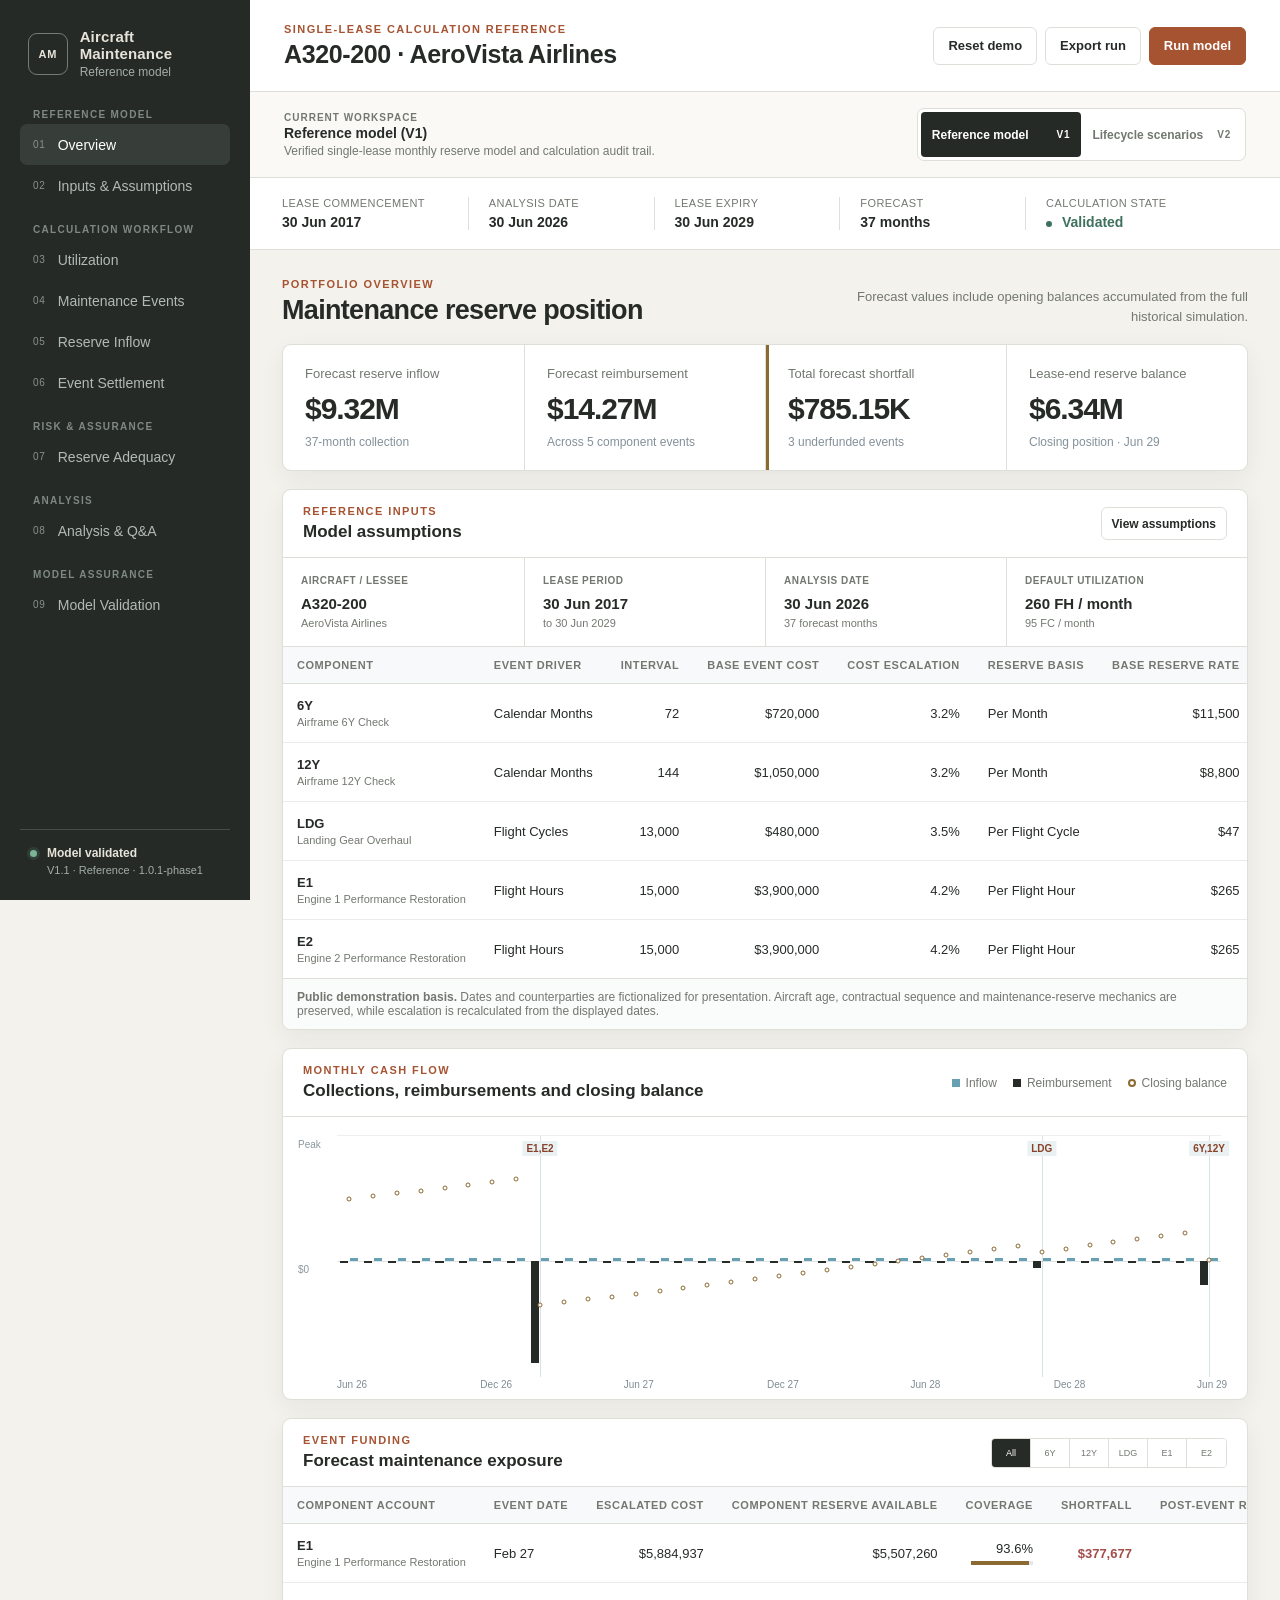
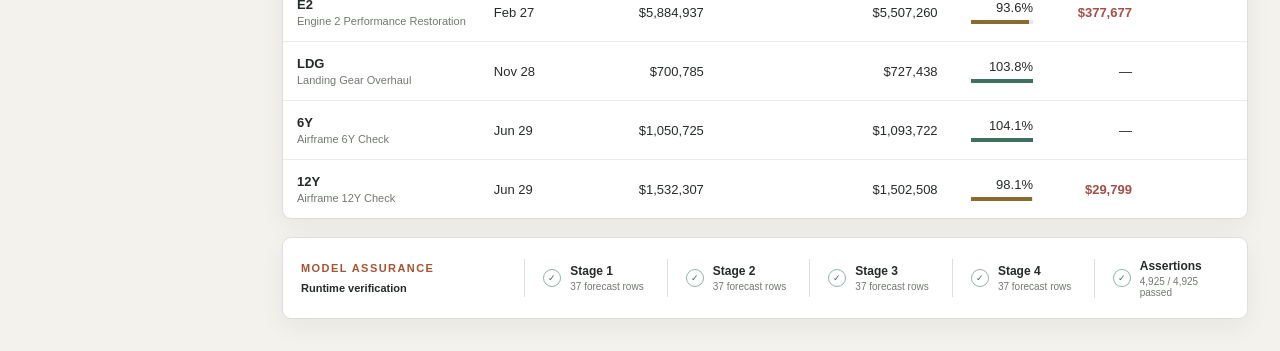
<file: docs/index.html>
<!doctype html>
<html lang="en">
  <head>
    <meta charset="utf-8">
    <meta name="viewport" content="width=device-width, initial-scale=1">
    <title>Aircraft Maintenance Cash Flow Analysis</title>
    <meta name="description" content="Aircraft maintenance reserve cash-flow workspace">
    <link rel="stylesheet" href="styles.css">
  </head>
  <body>
    <div class="application-shell">
      <aside class="side-navigation">
        <div class="product-mark" aria-label="Aircraft Maintenance Cash Flow Analysis">
          <span class="mark-symbol">AM</span>
          <span><strong>Aircraft Maintenance</strong><small>Reference model</small></span>
        </div>
        <nav id="model-navigation" aria-label="Model sections">
          <p class="nav-label">Reference model</p>
          <button class="nav-item active" data-view="overview"><span class="nav-index">01</span>Overview</button>
          <button class="nav-item" data-view="assumptions"><span class="nav-index">02</span>Inputs &amp; Assumptions</button>
          <p class="nav-label">Calculation workflow</p>
          <button class="nav-item" data-view="utilization"><span class="nav-index">03</span>Utilization</button>
          <button class="nav-item" data-view="events"><span class="nav-index">04</span>Maintenance Events</button>
          <button class="nav-item" data-view="inflows"><span class="nav-index">05</span>Reserve Inflow</button>
          <button class="nav-item" data-view="cashflow"><span class="nav-index">06</span>Event Settlement</button>
          <p class="nav-label">Risk &amp; assurance</p>
          <button class="nav-item" data-view="risk"><span class="nav-index">07</span>Reserve Adequacy</button>
          <p class="nav-label">Analysis</p>
          <button class="nav-item" data-view="analysis"><span class="nav-index">08</span>Analysis &amp; Q&amp;A</button>
          <p class="nav-label">Model assurance</p>
          <button class="nav-item" data-view="audit"><span class="nav-index">09</span>Model Validation</button>
        </nav>
        <div class="model-version"><span class="status-dot"></span><div><strong id="model-state">Deterministic engine</strong><span id="model-version">V1.1 · Reference</span></div></div>
      </aside>

      <main class="workspace">
        <header class="top-bar">
          <div><p class="eyebrow" id="case-context">Single-lease calculation reference</p><h1 id="case-title">A320-200 · AeroVista Airlines</h1></div>
          <div class="top-actions">
            <button class="button secondary" id="reset-case">Reset demo</button>
            <button class="button secondary" id="export-data">Export run</button>
            <button class="button primary" id="run-model">Run model</button>
          </div>
        </header>

        <section class="workspace-switcher" aria-label="Model workspace">
          <div class="workspace-copy">
            <span>Current workspace</span>
            <strong>Reference model (V1)</strong>
            <p>Verified single-lease monthly reserve model and calculation audit trail.</p>
          </div>
          <nav class="workspace-tabs" aria-label="Choose model workspace">
            <a class="active" href="./" aria-current="page"><span>Reference model</span><small>V1</small></a>
            <a href="v2/"><span>Lifecycle scenarios</span><small>V2</small></a>
          </nav>
        </section>

        <section class="case-strip" aria-label="Model details">
          <div><span>Lease commencement</span><strong id="lease-start">—</strong></div>
          <div><span>Analysis date</span><strong id="analysis-date">—</strong></div>
          <div><span>Lease expiry</span><strong id="lease-expiry">—</strong></div>
          <div><span>Forecast</span><strong id="forecast-months">—</strong></div>
          <div class="validated-state"><span>Calculation state</span><strong id="calculation-state"><i></i> Validated</strong></div>
        </section>

        <div id="view-root" tabindex="-1"></div>
      </main>
    </div>

    <div class="toast" id="toast" role="status" aria-live="polite"></div>
    <script src="dashboard-data.js"></script>
    <script src="app.js" defer></script>
  </body>
</html>
</file>
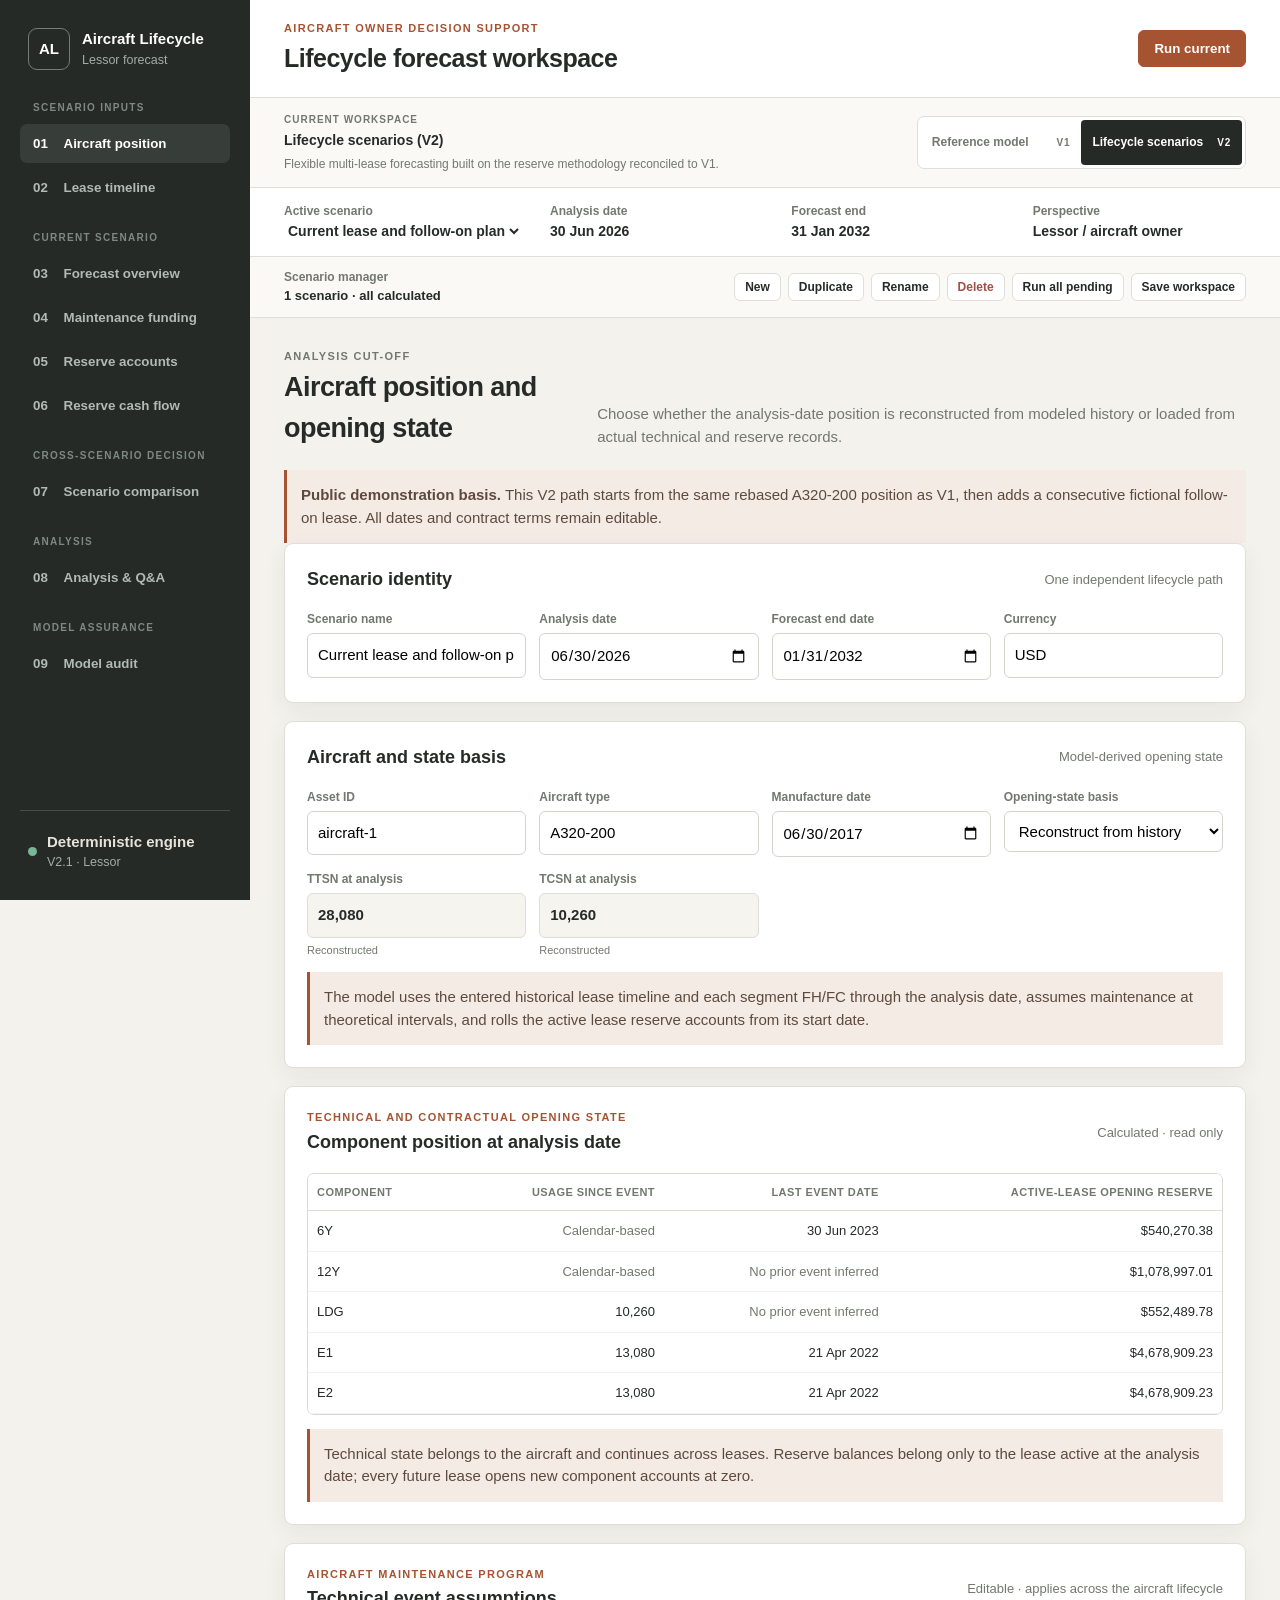
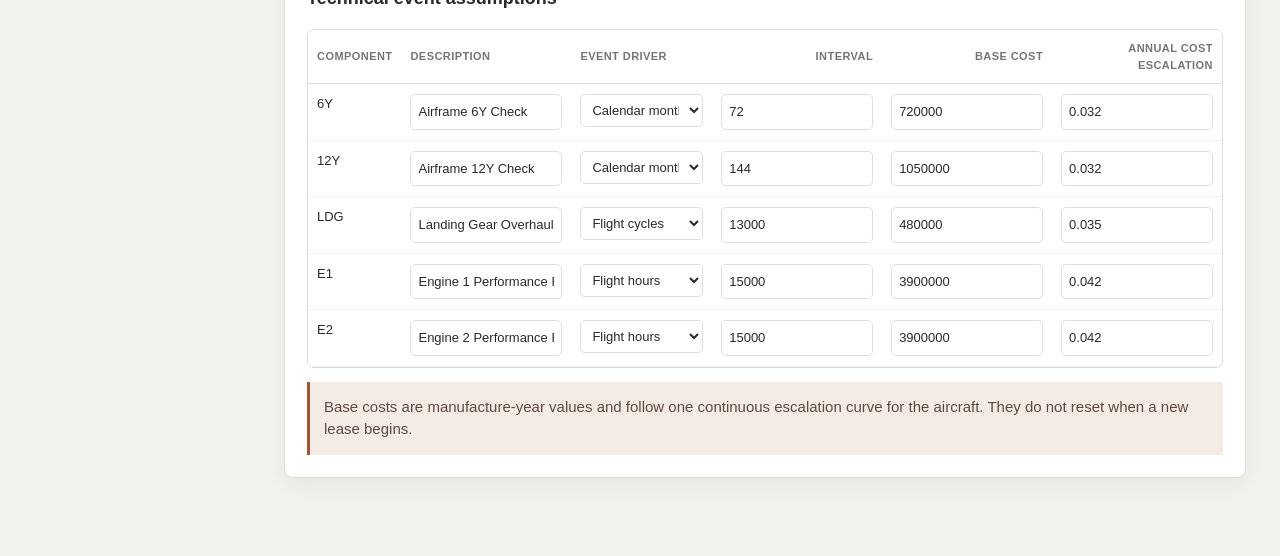
<file: dashboard/v2/index.html>
<!doctype html>
<html lang="en">
<head>
  <meta charset="utf-8"><meta name="viewport" content="width=device-width,initial-scale=1">
  <title>Aircraft Lessor Lifecycle Forecast</title>
  <meta name="description" content="Lessor maintenance reserve and lifecycle scenario forecast">
  <link rel="stylesheet" href="styles.css">
</head>
<body>
  <aside class="sidebar">
    <a class="brand" href="../"><span>AL</span><strong>Aircraft Lifecycle<small>Lessor forecast</small></strong></a>
    <nav>
      <span class="nav-group">Scenario inputs</span>
      <button class="active" data-view="setup">01 <span>Aircraft position</span></button>
      <button data-view="timeline">02 <span>Lease timeline</span></button>
      <span class="nav-group">Current scenario</span>
      <button data-view="overview">03 <span>Forecast overview</span></button>
      <button data-view="funding">04 <span>Maintenance funding</span></button>
      <button data-view="reserves">05 <span>Reserve accounts</span></button>
      <button data-view="cashflow">06 <span>Reserve cash flow</span></button>
      <span class="nav-group">Cross-scenario decision</span>
      <button data-view="comparison">07 <span>Scenario comparison</span></button>
      <span class="nav-group">Analysis</span>
      <button data-view="report">08 <span>Analysis &amp; Q&amp;A</span></button>
      <span class="nav-group">Model assurance</span>
      <button data-view="audit">09 <span>Model audit</span></button>
    </nav>
    <div class="version"><i></i><div><strong>Deterministic engine</strong><small>V2.1 · Lessor</small></div></div>
  </aside>
  <main>
    <header>
      <div><p class="eyebrow">Aircraft owner decision support</p><h1>Lifecycle forecast workspace</h1></div>
      <div class="header-actions"><button class="button primary" id="run">Run current</button></div>
    </header>
    <section class="workspace-switcher" aria-label="Model workspace">
      <div class="workspace-copy">
        <span>Current workspace</span>
        <strong>Lifecycle scenarios (V2)</strong>
        <p>Flexible multi-lease forecasting built on the reserve methodology reconciled to V1.</p>
      </div>
      <nav class="workspace-tabs" aria-label="Choose model workspace">
        <a href="../"><span>Reference model</span><small>V1</small></a>
        <a class="active" href="./" aria-current="page"><span>Lifecycle scenarios</span><small>V2</small></a>
      </nav>
    </section>
    <section class="context">
      <div><span>Active scenario</span><select id="scenario-picker"></select></div>
      <div><span>Analysis date</span><strong id="analysis-date">—</strong></div>
      <div><span>Forecast end</span><strong id="forecast-end">—</strong></div>
      <div><span>Perspective</span><strong>Lessor / aircraft owner</strong></div>
    </section>
    <section class="scenario-manager" aria-label="Scenario manager">
      <div><span>Scenario manager</span><strong id="workspace-status">1 scenario · saved locally</strong></div>
      <div class="scenario-actions">
        <button class="button small secondary" id="new-scenario">New</button>
        <button class="button small secondary" id="duplicate-scenario">Duplicate</button>
        <button class="button small secondary" id="rename-scenario">Rename</button>
        <button class="button small danger" id="delete-scenario">Delete</button>
        <button class="button small secondary" id="run-all">Run all pending</button>
        <button class="button small secondary" id="save-workspace">Save workspace</button>
      </div>
    </section>
    <div id="root" aria-live="polite" aria-busy="false"></div>
  </main>
  <div id="toast" role="status"></div>
  <script src="dashboard-data.js"></script><script src="app.js" defer></script>
</body>
</html>
</file>
<file: docs/styles.css>
:root {
  --canvas: #f4f6f7;
  --surface: #ffffff;
  --ink: #102536;
  --muted: #66737d;
  --border: #d8dee2;
  --accent: #28647a;
  --accent-dark: #1f5265;
  --funded: #2f6b55;
  --warning: #a16a24;
  --danger: #a33d3d;
}

* {
  box-sizing: border-box;
}

html,
body {
  margin: 0;
  min-height: 100%;
}

body {
  background: var(--canvas);
  color: var(--ink);
  font-family: Inter, "IBM Plex Sans", "Segoe UI", Helvetica, Arial, sans-serif;
  font-variant-numeric: tabular-nums;
}

button,
a {
  font: inherit;
}

button:focus-visible,
a:focus-visible {
  outline: 2px solid var(--accent);
  outline-offset: 2px;
}

.application-shell {
  min-height: 100vh;
}

.side-navigation {
  position: fixed;
  inset: 0 auto 0 0;
  width: 236px;
  padding: 24px 16px 18px;
  background: var(--ink);
  color: #f3f7f8;
  display: flex;
  flex-direction: column;
  z-index: 5;
}

.product-mark {
  display: flex;
  align-items: center;
  gap: 12px;
  padding: 0 8px 24px;
  border-bottom: 1px solid rgba(255, 255, 255, 0.12);
}

.mark-symbol {
  display: grid;
  place-items: center;
  width: 35px;
  height: 35px;
  border: 1px solid rgba(255, 255, 255, 0.38);
  color: #b7d4df;
  font-size: 11px;
  font-weight: 750;
  letter-spacing: 0.08em;
}

.product-mark strong,
.product-mark small {
  display: block;
}

.product-mark strong {
  font-size: 13px;
  letter-spacing: 0.01em;
}

.product-mark small {
  margin-top: 3px;
  color: #91a3ad;
  font-size: 11px;
}

.side-navigation nav {
  margin-top: 28px;
}

.nav-label {
  margin: 0 10px 9px;
  color: #78909c;
  font-size: 10px;
  font-weight: 700;
  letter-spacing: 0.12em;
  text-transform: uppercase;
}

.nav-item {
  width: 100%;
  min-height: 42px;
  padding: 0 10px;
  border: 0;
  border-left: 2px solid transparent;
  background: transparent;
  color: #93a6b0;
  display: flex;
  align-items: center;
  gap: 12px;
  text-align: left;
  font-size: 12px;
}

.nav-item:disabled {
  opacity: 1;
  cursor: default;
}

.nav-item:not(.active):hover {
  background: rgba(255, 255, 255, 0.04);
  color: #d9e3e7;
  cursor: pointer;
}

.nav-item.active {
  border-left-color: #86b6c8;
  background: rgba(255, 255, 255, 0.07);
  color: #fff;
}

.nav-index {
  color: #6e8793;
  font-size: 9px;
  letter-spacing: 0.08em;
}

.model-version {
  margin-top: auto;
  padding: 16px 10px 4px;
  border-top: 1px solid rgba(255, 255, 255, 0.12);
  display: flex;
  gap: 10px;
}

.status-dot {
  width: 7px;
  height: 7px;
  margin-top: 4px;
  border-radius: 50%;
  background: #62a383;
  box-shadow: 0 0 0 3px rgba(98, 163, 131, 0.14);
}

.model-version strong,
.model-version span {
  display: block;
}

.model-version strong {
  font-size: 11px;
}

.model-version span {
  margin-top: 4px;
  color: #8399a4;
  font-size: 10px;
}

.workspace {
  margin-left: 236px;
  min-width: 0;
}

.top-bar {
  height: 76px;
  padding: 0 32px;
  border-bottom: 1px solid var(--border);
  background: rgba(255, 255, 255, 0.96);
  display: flex;
  align-items: center;
  justify-content: space-between;
  position: sticky;
  top: 0;
  z-index: 4;
}

.eyebrow {
  margin: 0 0 5px;
  color: var(--muted);
  font-size: 9px;
  font-weight: 750;
  letter-spacing: 0.13em;
  text-transform: uppercase;
}

.top-bar h1 {
  margin: 0;
  font-size: 17px;
  font-weight: 660;
  letter-spacing: -0.015em;
}

.top-actions {
  display: flex;
  align-items: center;
  gap: 8px;
}

.workspace-switcher {
  min-height: 86px;
  padding: 14px 32px;
  border-bottom: 1px solid var(--border);
  background: #f8fafb;
  display: flex;
  align-items: center;
  justify-content: space-between;
  gap: 28px;
}

.workspace-copy > span {
  display: block;
  margin-bottom: 2px;
  color: var(--muted);
  font-size: 10px;
  font-weight: 750;
  letter-spacing: .1em;
  text-transform: uppercase;
}

.workspace-copy strong { font-size: 14px; }
.workspace-copy p { margin: 3px 0 0; color: var(--muted); font-size: 12px; }

.workspace-tabs {
  display: grid;
  grid-template-columns: repeat(2, minmax(150px, 1fr));
  padding: 3px;
  border: 1px solid var(--border);
  border-radius: 7px;
  background: #fff;
}

.workspace-tabs a {
  min-height: 45px;
  padding: 7px 11px;
  border-radius: 4px;
  color: var(--muted);
  display: flex;
  align-items: center;
  justify-content: space-between;
  gap: 14px;
  text-decoration: none;
  font-size: 12px;
  font-weight: 700;
}

.workspace-tabs a:hover { background: #f3f6f7; color: var(--ink); }
.workspace-tabs a.active { background: var(--ink); color: #fff; }
.workspace-tabs small { color: inherit; font-size: 10px; letter-spacing: .08em; }

.button {
  min-height: 35px;
  padding: 0 14px;
  border-radius: 4px;
  display: inline-flex;
  align-items: center;
  justify-content: center;
  text-decoration: none;
  font-size: 11px;
  font-weight: 650;
}

.button.secondary {
  border: 1px solid var(--border);
  background: #fff;
  color: var(--ink);
}

.button.secondary:hover {
  border-color: #aeb9bf;
  background: #fafbfb;
}

.button.primary {
  border: 1px solid var(--accent);
  background: var(--accent);
  color: #fff;
}

.button.primary:disabled {
  border-color: #9aacb4;
  background: #9aacb4;
  cursor: not-allowed;
}

.case-strip {
  min-height: 65px;
  padding: 0 32px;
  border-bottom: 1px solid var(--border);
  background: #fff;
  display: grid;
  grid-template-columns: repeat(4, minmax(130px, 1fr)) 1.2fr;
  align-items: center;
}

.case-strip > div {
  min-width: 0;
  padding-right: 20px;
}

.case-strip > div + div {
  padding-left: 20px;
  border-left: 1px solid var(--border);
}

.case-strip span,
.case-strip strong {
  display: block;
}

.case-strip span {
  color: var(--muted);
  font-size: 9px;
  letter-spacing: 0.04em;
  text-transform: uppercase;
}

.case-strip strong {
  margin-top: 5px;
  font-size: 11px;
  font-weight: 650;
}

.validated-state strong {
  color: var(--funded);
}

.validated-state i {
  display: inline-block;
  width: 6px;
  height: 6px;
  margin-right: 6px;
  border-radius: 50%;
  background: var(--funded);
}

.pending-state {
  color: var(--warning) !important;
}

.pending-state i {
  background: var(--warning) !important;
}

.overview-heading {
  padding: 28px 32px 18px;
  display: flex;
  justify-content: space-between;
  align-items: end;
}

.overview-heading h2 {
  margin: 0;
  font-size: 22px;
  font-weight: 650;
  letter-spacing: -0.025em;
}

.overview-note {
  max-width: 430px;
  margin: 0;
  color: var(--muted);
  font-size: 10px;
  line-height: 1.5;
  text-align: right;
}

.page-heading {
  min-height: 92px;
}

.heading-side {
  display: flex;
  align-items: center;
  justify-content: flex-end;
  gap: 14px;
}

.draft-badge {
  display: none;
  padding: 5px 8px;
  border: 1px solid #dcc6a8;
  border-radius: 3px;
  background: #fbf6ee;
  color: #805721;
  font-size: 9px;
  font-weight: 700;
  white-space: nowrap;
}

.draft-badge.visible {
  display: inline-block;
}

.metric-grid {
  margin: 0 32px 18px;
  border: 1px solid var(--border);
  background: #fff;
  display: grid;
  grid-template-columns: repeat(4, 1fr);
}

.metric-grid.three {
  grid-template-columns: repeat(3, 1fr);
}

.metric-grid article {
  min-height: 118px;
  padding: 21px 22px;
  position: relative;
}

.metric-grid article + article {
  border-left: 1px solid var(--border);
}

.metric-grid article::before {
  content: "";
  position: absolute;
  inset: 0 auto 0 0;
  width: 3px;
  background: transparent;
}

.metric-grid article.risk-metric::before {
  background: var(--warning);
}

.metric-grid span,
.metric-grid strong,
.metric-grid small {
  display: block;
}

.metric-grid span {
  color: var(--muted);
  font-size: 10px;
}

.metric-grid strong {
  margin-top: 11px;
  font-size: 25px;
  font-weight: 620;
  letter-spacing: -0.035em;
}

.metric-grid small {
  margin-top: 9px;
  color: #84919a;
  font-size: 9px;
}

.panel {
  margin: 0 32px 18px;
  border: 1px solid var(--border);
  background: var(--surface);
}

.panel-header {
  min-height: 66px;
  padding: 15px 20px;
  border-bottom: 1px solid var(--border);
  display: flex;
  align-items: center;
  justify-content: space-between;
  gap: 18px;
}

.panel-header h3 {
  margin: 0;
  font-size: 14px;
  font-weight: 660;
}

.panel-note {
  color: var(--muted);
  font-size: 9px;
}

.button.compact {
  min-height: 29px;
  padding-inline: 10px;
  font-size: 9px;
}

.button.large {
  min-height: 40px;
  padding-inline: 18px;
}

.section-filter {
  margin: 0 32px 12px;
  display: flex;
  justify-content: flex-end;
}

.reserve-account-control {
  margin: 0 32px 20px;
  border: 1px solid #aebfc5;
  border-top: 3px solid var(--accent);
  border-radius: 4px;
  background: #fff;
  box-shadow: 0 5px 18px rgba(29, 51, 59, 0.06);
}

.reserve-account-intro {
  padding: 20px 22px 18px;
  display: flex;
  align-items: center;
  justify-content: space-between;
  gap: 32px;
}

.reserve-account-intro h3 {
  margin: 4px 0 7px;
  color: var(--ink);
  font-size: 19px;
  font-weight: 680;
  letter-spacing: -0.025em;
}

.reserve-account-intro p:last-child {
  max-width: 760px;
  margin: 0;
  color: #5c6d75;
  font-size: 13px;
  line-height: 1.55;
}

.active-account {
  min-width: 190px;
  padding-left: 20px;
  border-left: 1px solid var(--border);
}

.active-account span,
.active-account strong,
.active-account small {
  display: block;
}

.active-account span {
  color: var(--muted);
  font-size: 10px;
  font-weight: 700;
  letter-spacing: 0.07em;
  text-transform: uppercase;
}

.active-account strong {
  margin-top: 5px;
  color: var(--accent-dark);
  font-size: 15px;
}

.active-account small {
  margin-top: 3px;
  color: var(--muted);
  font-size: 11px;
}

.reserve-account-tabs {
  display: grid;
  grid-template-columns: repeat(6, minmax(0, 1fr));
  border-top: 1px solid var(--border);
}

.reserve-account-tabs button {
  min-height: 64px;
  padding: 11px 12px;
  border: 0;
  border-right: 1px solid var(--border);
  background: #f8fafb;
  color: var(--ink);
  text-align: left;
  cursor: pointer;
  transition: background 140ms ease, color 140ms ease, box-shadow 140ms ease;
}

.reserve-account-tabs button:last-child {
  border-right: 0;
}

.reserve-account-tabs button:hover {
  background: #eef4f5;
}

.reserve-account-tabs button:focus-visible {
  position: relative;
  z-index: 1;
  outline: 3px solid rgba(47, 108, 126, 0.32);
  outline-offset: -3px;
}

.reserve-account-tabs button strong,
.reserve-account-tabs button small {
  display: block;
}

.reserve-account-tabs button strong {
  font-size: 14px;
  font-weight: 750;
}

.reserve-account-tabs button small {
  margin-top: 4px;
  overflow: hidden;
  color: #77868d;
  font-size: 10px;
  text-overflow: ellipsis;
  white-space: nowrap;
}

.reserve-account-tabs button.selected {
  background: var(--ink);
  color: #fff;
  box-shadow: inset 0 -3px 0 var(--accent);
}

.reserve-account-tabs button.selected small {
  color: #c8d5d9;
}

.snapshot-grid {
  display: grid;
  grid-template-columns: repeat(4, 1fr);
  border-bottom: 1px solid var(--border);
}

.snapshot-grid > div {
  min-height: 88px;
  padding: 17px 18px;
}

.snapshot-grid > div + div {
  border-left: 1px solid var(--border);
}

.snapshot-grid span,
.snapshot-grid strong,
.snapshot-grid small {
  display: block;
}

.snapshot-grid span {
  color: var(--muted);
  font-size: 8px;
  font-weight: 700;
  letter-spacing: 0.05em;
  text-transform: uppercase;
}

.snapshot-grid strong {
  margin-top: 9px;
  font-size: 12px;
}

.snapshot-grid small {
  margin-top: 5px;
  color: var(--muted);
  font-size: 8px;
}

.assumption-snapshot tbody td:nth-child(2),
.assumption-snapshot tbody td:nth-child(6) {
  text-transform: capitalize;
}

.chart-legend {
  display: flex;
  gap: 16px;
  color: var(--muted);
  font-size: 9px;
}

.chart-legend span {
  display: flex;
  align-items: center;
  gap: 6px;
}

.chart-legend i {
  width: 8px;
  height: 8px;
  display: inline-block;
}

.legend-inflow { background: #67a0b2; }
.legend-outflow { background: var(--ink); }
.legend-balance { border: 2px solid var(--warning); border-radius: 50%; }

.chart-frame {
  height: 282px;
  padding: 18px 26px 12px 54px;
  position: relative;
}

.axis-label {
  position: absolute;
  left: 15px;
  color: #8b969d;
  font-size: 8px;
}

.axis-top { top: 22px; }
.axis-middle { top: 147px; }

.cashflow-chart {
  height: 242px;
  display: grid;
  grid-template-columns: repeat(37, minmax(7px, 1fr));
  position: relative;
  border-top: 1px solid #edf0f2;
}

.chart-midline {
  position: absolute;
  left: 0;
  right: 0;
  top: 52%;
  border-top: 1px solid #dfe4e7;
}

.chart-month {
  min-width: 0;
  position: relative;
}

.chart-month.event-month {
  position: relative;
}

.chart-month.event-month::before {
  content: "";
  position: absolute;
  top: 0;
  bottom: 0;
  left: 50%;
  border-left: 1px solid rgba(40, 100, 122, 0.18);
  pointer-events: none;
}

.inflow-bar,
.outflow-bar {
  position: absolute;
  width: 34%;
  min-height: 2px;
}

.inflow-bar {
  right: 12%;
  bottom: 48%;
  height: var(--inflow-height);
  background: #67a0b2;
}

.outflow-bar {
  left: 12%;
  top: 52%;
  height: var(--outflow-height);
  background: var(--ink);
}

.balance-point {
  position: absolute;
  left: 50%;
  bottom: var(--balance-position);
  width: 5px;
  height: 5px;
  border: 1.5px solid var(--warning);
  border-radius: 50%;
  background: #fff;
  transform: translate(-50%, 50%);
  z-index: 2;
}

.event-label {
  position: absolute;
  left: 50%;
  top: 5px;
  padding: 2px 4px;
  background: #eaf1f3;
  color: var(--accent-dark);
  font-size: 7px;
  font-weight: 750;
  white-space: nowrap;
  transform: translateX(-50%);
}

.chart-month time {
  position: absolute;
  left: 0;
  bottom: -2px;
  color: #7f8c94;
  font-size: 7px;
  white-space: nowrap;
  transform: translateY(100%);
}

.component-filter {
  display: flex;
  border: 1px solid var(--border);
  border-radius: 4px;
  overflow: hidden;
}

.component-filter button {
  height: 28px;
  min-width: 39px;
  padding: 0 9px;
  border: 0;
  border-right: 1px solid var(--border);
  background: #fff;
  color: var(--muted);
  font-size: 9px;
  cursor: pointer;
}

.component-filter button:last-child { border-right: 0; }
.component-filter button.selected { background: var(--ink); color: #fff; }

.table-scroll {
  overflow-x: auto;
}

table {
  width: 100%;
  border-collapse: collapse;
  font-size: 10px;
}

th {
  padding: 10px 14px;
  border-bottom: 1px solid var(--border);
  background: #f8f9fa;
  color: var(--muted);
  font-size: 8px;
  font-weight: 750;
  letter-spacing: 0.05em;
  text-align: left;
  text-transform: uppercase;
  white-space: nowrap;
}

td {
  padding: 12px 14px;
  border-bottom: 1px solid #e8ecee;
  white-space: nowrap;
}

tbody tr:last-child td { border-bottom: 0; }
tbody tr:hover { background: #fafbfb; }

.number { text-align: right; }

.component-code,
.component-name {
  display: block;
}

.component-code {
  font-size: 10px;
}

.component-name {
  max-width: 220px;
  margin-top: 3px;
  overflow: hidden;
  color: var(--muted);
  font-size: 8px;
  text-overflow: ellipsis;
}

.coverage-cell > span {
  display: block;
}

.coverage-cell > i {
  display: block;
  width: 62px;
  height: 3px;
  margin: 5px 0 0 auto;
  background: #e4e8ea;
}

.coverage-cell b {
  display: block;
  height: 100%;
}

.coverage-cell b.funded { background: var(--funded); }
.coverage-cell b.underfunded { background: var(--warning); }
.shortfall { color: var(--danger); font-weight: 650; }

.status {
  display: inline-block;
  padding: 4px 7px;
  border-radius: 3px;
  font-size: 8px;
  font-weight: 700;
}

.status.funded { background: #e7f0eb; color: var(--funded); }
.status.underfunded { background: #f5ece0; color: #865719; }

.audit-strip {
  min-height: 82px;
  margin: 0 32px 32px;
  padding: 13px 18px;
  border: 1px solid var(--border);
  background: #fff;
  display: grid;
  grid-template-columns: 1.6fr repeat(5, 1fr);
  align-items: center;
  gap: 8px;
}

.audit-strip > div + div {
  min-height: 38px;
  padding-left: 18px;
  border-left: 1px solid var(--border);
}

.audit-strip > div > strong {
  font-size: 11px;
}

.audit-check {
  display: flex;
  align-items: center;
  gap: 9px;
}

.audit-check > span {
  display: grid;
  place-items: center;
  width: 18px;
  height: 18px;
  border: 1px solid #91b5a4;
  border-radius: 50%;
  color: var(--funded);
  font-size: 9px;
}

.audit-check strong,
.audit-check small {
  display: block;
}

.audit-check strong { font-size: 9px; }
.audit-check small { margin-top: 3px; color: var(--muted); font-size: 8px; }

.form-panel {
  overflow: hidden;
}

.form-grid {
  padding: 20px;
  display: grid;
  grid-template-columns: repeat(4, minmax(150px, 1fr));
  gap: 17px 18px;
}

.field {
  display: block;
}

.field > span {
  display: block;
  margin-bottom: 7px;
  color: var(--muted);
  font-size: 9px;
  font-weight: 700;
  letter-spacing: 0.04em;
  text-transform: uppercase;
}

input,
select {
  width: 100%;
  min-height: 34px;
  padding: 0 9px;
  border: 1px solid #cbd3d8;
  border-radius: 3px;
  background: #fff;
  color: var(--ink);
  font: inherit;
  font-size: 10px;
}

input:focus,
select:focus {
  border-color: var(--accent);
  outline: 1px solid var(--accent);
}

.assumption-table td {
  vertical-align: top;
}

.assumption-table input,
.assumption-table select {
  min-width: 100px;
  height: 31px;
  min-height: 31px;
  font-size: 9px;
}

.assumption-table td:first-child input {
  min-width: 185px;
  margin-top: 6px;
}

.assumption-table td:nth-child(2) select,
.assumption-table td:nth-child(6) select {
  min-width: 126px;
}

.not-applicable {
  display: block;
  padding-top: 9px;
  color: #97a2a8;
  font-size: 9px;
  text-align: center;
}

.assumption-footnote {
  padding: 11px 14px;
  border-top: 1px solid var(--border);
  background: #fafbfb;
  color: var(--muted);
  font-size: 9px;
}

.component-date-grid {
  padding: 16px;
  display: grid;
  grid-template-columns: repeat(5, 1fr);
  gap: 10px;
}

.component-date-grid article {
  padding: 14px;
  border: 1px solid var(--border);
  background: #fafbfb;
}

.component-date-grid article > div {
  min-height: 44px;
  margin-bottom: 12px;
  display: flex;
  align-items: flex-start;
  gap: 8px;
}

.component-date-grid article > div strong {
  font-size: 9px;
  line-height: 1.4;
}

.component-date-grid .field + .field {
  margin-top: 11px;
}

.override-list {
  padding: 18px 20px;
}

.override-row {
  padding: 12px;
  border: 1px solid var(--border);
  display: grid;
  grid-template-columns: repeat(3, 1fr) auto;
  align-items: end;
  gap: 12px;
}

.override-row + .override-row {
  margin-top: 8px;
}

.remove-button {
  height: 34px;
  padding: 0 10px;
  border: 1px solid #d8bcbc;
  border-radius: 3px;
  background: #fff;
  color: var(--danger);
  font-size: 9px;
  cursor: pointer;
}

.empty-state {
  padding: 36px 20px;
  color: var(--muted);
  font-size: 10px;
  text-align: center;
}

.compact-empty {
  padding: 16px;
  border: 1px dashed #cfd7db;
}

.form-actions {
  margin: 0 32px 32px;
  padding: 16px 18px;
  border: 1px solid var(--border);
  background: #fff;
  display: flex;
  align-items: center;
  justify-content: space-between;
}

.form-actions p {
  margin: 0;
  color: var(--muted);
  font-size: 10px;
}

.utilization-chart {
  height: 260px;
  padding: 22px 25px 34px;
  display: grid;
  grid-template-columns: repeat(37, minmax(7px, 1fr));
  align-items: end;
  gap: 2px;
}

.util-column {
  height: 190px;
  position: relative;
  display: flex;
  align-items: end;
  justify-content: center;
  gap: 1px;
  border-bottom: 1px solid #dfe4e7;
}

.util-column .fh-bar,
.util-column .fc-bar {
  width: 35%;
  min-height: 2px;
}

.fh-bar { background: #67a0b2; }
.fc-bar { background: var(--ink); }

.util-column time {
  position: absolute;
  left: 0;
  bottom: -19px;
  color: #7f8c94;
  font-size: 7px;
  white-space: nowrap;
}

.data-table {
  max-height: 510px;
  overflow: auto;
}

.data-table thead {
  position: sticky;
  top: 0;
  z-index: 1;
}

.utilization-basis,
.utilization-results,
.utilization-schedule {
  max-width: 920px;
}

.utilization-basis {
  border-top: 3px solid #b8c6cc;
}

.basis-grid {
  display: grid;
  grid-template-columns: repeat(5, 1fr);
  gap: 1px;
  background: var(--border);
}

.basis-grid > div {
  min-width: 0;
  padding: 17px 18px;
  background: #fff;
}

.basis-grid span,
.basis-grid strong,
.basis-grid small,
.checkpoint-heading span,
.checkpoint-heading time,
.usage-pair strong,
.usage-pair small {
  display: block;
}

.basis-grid span,
.checkpoint-heading span {
  color: var(--muted);
  font-size: 11px;
  font-weight: 700;
  letter-spacing: 0.035em;
  text-transform: uppercase;
}

.basis-grid strong {
  margin-top: 8px;
  font-size: 14px;
  font-weight: 680;
}

.basis-grid small {
  margin-top: 6px;
  color: #84919a;
  font-size: 10px;
  line-height: 1.35;
}

.checkpoint-grid {
  display: grid;
  grid-template-columns: repeat(2, 1fr);
  gap: 1px;
  background: var(--border);
}

.checkpoint-grid article {
  padding: 19px 22px 22px;
  background: #fff;
}

.checkpoint-heading {
  display: flex;
  align-items: center;
  justify-content: space-between;
  gap: 14px;
}

.checkpoint-heading time {
  color: var(--muted);
  font-size: 11px;
}

.usage-pair {
  margin-top: 17px;
  display: grid;
  grid-template-columns: repeat(2, 1fr);
  gap: 18px;
}

.usage-pair > div + div {
  padding-left: 18px;
  border-left: 1px solid var(--border);
}

.usage-pair strong {
  font-size: 25px;
  font-weight: 650;
  letter-spacing: -0.03em;
}

.usage-pair small {
  margin-top: 7px;
  color: var(--muted);
  font-size: 10px;
}

.schedule-actions {
  display: flex;
  align-items: center;
  justify-content: flex-end;
  gap: 14px;
}

.utilization-schedule {
  border-top: 3px solid var(--accent);
}

.utilization-table {
  max-height: none;
  padding-inline: 18px;
  overflow: visible;
}

.utilization-table table {
  width: 800px;
  margin-inline: auto;
  table-layout: fixed;
}

.utilization-table .date-column { width: 190px; }
.utilization-table .period-column { width: 86px; }
.utilization-table .monthly-column { width: 126px; }
.utilization-table .total-column { width: 136px; }

.utilization-table th:not(:first-child),
.utilization-table td:not(:first-child) {
  border-left: 1px solid #edf0f1;
}

.utilization-table th,
.utilization-table td {
  padding-inline: 16px;
}

.utilization-table tbody tr:nth-child(even):not(.checkpoint-row) {
  background: #fafbfb;
}

.utilization-table .checkpoint-row {
  background: #eef5f7;
}

.utilization-table .checkpoint-row td {
  border-top: 1px solid #b9ccd3;
  border-bottom: 1px solid #b9ccd3;
}

.utilization-table td:first-child strong,
.utilization-table .row-tag {
  display: block;
}

.utilization-table td:first-child strong {
  font-size: 13px;
}

.row-tag {
  width: fit-content;
  margin-top: 5px;
  padding: 3px 6px;
  border-radius: 3px;
  background: #dcebef;
  color: var(--accent-dark);
  font-size: 10px;
  font-weight: 750;
}

.utilization-table .cumulative {
  color: var(--ink);
  font-weight: 700;
}

.schedule-note {
  padding: 14px 18px;
  border-top: 1px solid var(--border);
  background: #f8fafb;
  display: flex;
  gap: 14px;
  font-size: 12px;
}

.schedule-note strong {
  color: var(--accent-dark);
  white-space: nowrap;
}

.schedule-note span {
  color: var(--muted);
  line-height: 1.5;
}

.event-summary {
  margin: 0 32px 18px;
  border: 1px solid var(--border);
  background: #fff;
  display: grid;
  grid-template-columns: repeat(5, 1fr);
}

.event-summary article {
  min-height: 84px;
  padding: 16px;
  display: flex;
  align-items: flex-start;
  gap: 10px;
}

.event-summary article + article {
  border-left: 1px solid var(--border);
}

.component-pill {
  display: inline-grid;
  min-width: 32px;
  height: 24px;
  padding-inline: 6px;
  place-items: center;
  border: 1px solid #b8c8cf;
  border-radius: 3px;
  color: var(--accent-dark);
  font-size: 8px;
  font-weight: 800;
}

.event-summary strong,
.event-summary small {
  display: block;
}

.event-summary strong { font-size: 10px; }
.event-summary small { margin-top: 5px; color: var(--muted); font-size: 8px; line-height: 1.4; }

.event-timeline {
  min-height: 160px;
  padding: 26px 22px;
  display: flex;
  align-items: flex-start;
  gap: 8px;
  overflow-x: auto;
}

.event-timeline article {
  min-width: 145px;
  padding: 14px;
  border-top: 2px solid var(--accent);
  background: #f6f9fa;
}

.event-timeline time,
.event-timeline strong,
.event-timeline span {
  display: block;
}

.event-timeline time { color: var(--muted); font-size: 8px; }
.event-timeline strong { margin-top: 7px; font-size: 13px; }
.event-timeline span { margin-top: 8px; color: var(--muted); font-size: 8px; }

.event-basis,
.event-results,
.event-schedule {
  max-width: 920px;
}

.event-basis {
  border-top: 3px solid #b8c6cc;
}

.event-basis-grid {
  display: grid;
  grid-template-columns: repeat(5, 1fr);
  gap: 1px;
  background: var(--border);
}

.event-basis-grid article {
  min-width: 0;
  padding: 16px;
  background: #fff;
}

.event-component {
  min-height: 64px;
  display: flex;
  align-items: flex-start;
  gap: 10px;
}

.event-component strong,
.event-component small,
.event-interval span,
.event-interval strong,
.event-count-grid strong,
.event-count-grid small {
  display: block;
}

.event-component strong {
  font-size: 12px;
  line-height: 1.35;
}

.event-component small {
  margin-top: 5px;
  color: var(--muted);
  font-size: 10px;
}

.event-interval {
  margin-top: 14px;
  padding-top: 12px;
  border-top: 1px solid var(--border);
}

.event-interval span {
  color: var(--muted);
  font-size: 9px;
  font-weight: 700;
  letter-spacing: 0.04em;
  text-transform: uppercase;
}

.event-interval strong {
  margin-top: 6px;
  font-size: 14px;
}

.event-interval small {
  display: block;
  margin-top: 6px;
  color: var(--muted);
  font-size: 10px;
}

.event-count-grid {
  display: grid;
  grid-template-columns: repeat(5, 1fr);
  gap: 1px;
  background: var(--border);
}

.event-count-grid article {
  min-height: 88px;
  padding: 16px;
  background: #fff;
  display: flex;
  align-items: flex-start;
  gap: 11px;
}

.event-count-grid strong {
  font-size: 23px;
  font-weight: 650;
  line-height: 1;
}

.event-count-grid small {
  margin-top: 7px;
  color: var(--muted);
  font-size: 10px;
  line-height: 1.35;
}

.event-timeline-heading {
  padding: 16px 20px 0;
  display: flex;
  align-items: baseline;
  justify-content: space-between;
  gap: 16px;
}

.event-timeline-heading strong { font-size: 12px; }
.event-timeline-heading span { color: var(--muted); font-size: 10px; }

.event-results .event-timeline {
  min-height: 0;
  padding-top: 16px;
}

.event-schedule {
  border-top: 3px solid var(--accent);
}

.event-schedule-table {
  max-height: none;
  overflow: visible;
}

.event-schedule-table th:not(:first-child),
.event-schedule-table td:not(:first-child) {
  border-left: 1px solid #edf0f1;
}

.event-schedule-table tbody tr:nth-child(even) {
  background: #fafbfb;
}

.inflow-basis {
  border-top: 3px solid #b8c6cc;
}

.inflow-schedule,
.settlement-core {
  border-top: 3px solid var(--accent);
}

.opening-bridge {
  border-top: 3px solid #b8c6cc;
}

.opening-bridge-metrics {
  display: grid;
  grid-template-columns: repeat(3, 1fr);
  gap: 1px;
  background: var(--border);
}

.opening-bridge-metrics > div {
  padding: 18px 20px;
  background: #fff;
}

.opening-bridge-metrics span,
.opening-bridge-metrics strong,
.opening-bridge-metrics small {
  display: block;
}

.opening-bridge-metrics span {
  color: var(--muted);
  font-size: 11px;
}

.opening-bridge-metrics strong {
  margin-top: 9px;
  font-size: 24px;
  font-weight: 650;
  letter-spacing: -0.03em;
}

.opening-bridge-metrics small {
  margin-top: 7px;
  color: #84919a;
  font-size: 10px;
}

.inflow-schedule-table,
.opening-bridge-table,
.historical-settlement-table,
.history-rollforward-table,
.settlement-table,
.component-account-table,
.cashflow-detail-table {
  max-height: none;
  overflow: visible;
}

.inflow-schedule-table th:not(:first-child),
.inflow-schedule-table td:not(:first-child),
.opening-bridge-table th:not(:first-child),
.opening-bridge-table td:not(:first-child),
.historical-settlement-table th:not(:first-child),
.historical-settlement-table td:not(:first-child),
.history-rollforward-table th:not(:first-child),
.history-rollforward-table td:not(:first-child),
.settlement-table th:not(:first-child),
.settlement-table td:not(:first-child),
.component-account-table th:not(:first-child),
.component-account-table td:not(:first-child),
.cashflow-detail-table th:not(:first-child),
.cashflow-detail-table td:not(:first-child) {
  border-left: 1px solid #edf0f1;
}

.inflow-schedule-table tbody tr:nth-child(even),
.history-rollforward-table tbody tr:nth-child(even),
.cashflow-detail-table tbody tr:nth-child(even) {
  background: #fafbfb;
}

.opening-bridge-table td:first-child {
  color: var(--accent-dark);
  font-weight: 750;
}

.component-event-section {
  border-top: 1px solid var(--border);
  background: #fcfdfd;
}

.subsection-header {
  padding: 20px;
  display: flex;
  align-items: flex-end;
  justify-content: space-between;
  gap: 24px;
}

.subsection-header h4 {
  margin: 4px 0 0;
  color: var(--ink);
  font-size: 17px;
  letter-spacing: -0.02em;
}

.subsection-header > span {
  color: var(--muted);
  font-size: 11px;
}

.historical-settlement-table tbody tr,
.component-account-table tbody tr {
  background: #fff;
}

.historical-settlement-table td:nth-child(2),
.component-account-table td:first-child {
  color: var(--accent-dark);
  font-weight: 750;
}

.historical-settlement-table td:nth-child(7),
.settlement-table td:nth-child(7) {
  color: var(--accent-dark);
  font-weight: 750;
}

.historical-settlement-table td:nth-child(8):not(:empty),
.settlement-table td:nth-child(8):not(:empty) {
  color: var(--danger);
  font-weight: 750;
}

.account-separation-note {
  background: #f2f7f8;
}

.component-reconciliation {
  margin-top: 18px;
  border-top: 2px solid #8fa7b0;
}

.history-detail {
  border-top: 1px solid var(--border);
  background: #fafbfb;
}

.history-detail summary {
  padding: 15px 20px;
  color: var(--accent-dark);
  font-size: 12px;
  font-weight: 750;
  cursor: pointer;
}

.history-detail[open] summary {
  border-bottom: 1px solid var(--border);
}

.history-detail .history-rollforward-table {
  background: #fff;
}

.settlement-core .panel-header h3 {
  font-size: 19px;
}

.settlement-table tbody tr {
  background: #f8fbfc;
}

.settlement-table tbody tr:hover {
  background: #eef5f7;
}

.cashflow-detail {
  margin-top: 24px;
  border-top: 2px solid #cbd5d9;
}

.cashflow-detail .panel-header {
  background: #fafbfb;
}

.risk-summary {
  margin-bottom: 20px;
}

.risk-exceptions {
  border-top: 3px solid var(--warning);
}

.risk-exception-grid {
  padding: 18px;
  display: grid;
  grid-template-columns: repeat(2, minmax(0, 1fr));
  gap: 14px;
  background: #f8fafb;
}

.risk-exception-card {
  min-width: 0;
  padding: 20px;
  border: 1px solid #d9c1a2;
  border-left: 4px solid var(--warning);
  background: #fff;
}

.risk-exception-heading {
  display: flex;
  align-items: flex-start;
  justify-content: space-between;
  gap: 18px;
}

.risk-exception-heading > div {
  min-width: 0;
}

.risk-exception-card time {
  color: var(--muted);
  font-size: 11px;
  white-space: nowrap;
}

.risk-exception-card h4 {
  margin: 8px 0 0;
  color: var(--ink);
  font-size: 15px;
  line-height: 1.35;
}

.funding-gap {
  margin: 20px 0;
  padding: 15px 16px;
  border: 1px solid #ead9c3;
  background: #fbf6ee;
}

.funding-gap span,
.funding-gap strong {
  display: block;
}

.funding-gap span {
  color: #85602e;
  font-size: 10px;
  font-weight: 750;
  letter-spacing: 0.06em;
  text-transform: uppercase;
}

.funding-gap strong {
  margin-top: 5px;
  color: var(--danger);
  font-size: 25px;
  letter-spacing: -0.035em;
}

.risk-exception-card dl {
  margin: 0 0 18px;
  display: grid;
  grid-template-columns: 1fr 1fr;
  gap: 16px 20px;
}

.risk-exception-card dt {
  color: var(--muted);
  font-size: 10px;
}

.risk-exception-card dd {
  margin: 5px 0 0;
  color: var(--ink);
  font-size: 13px;
  font-weight: 680;
}

.risk-clear-state {
  min-height: 132px;
  padding: 24px;
  display: flex;
  align-items: center;
  justify-content: center;
  gap: 14px;
  background: #f7faf8;
}

.risk-clear-state > span {
  width: 34px;
  height: 34px;
  border-radius: 50%;
  background: var(--funded);
  color: #fff;
  display: grid;
  place-items: center;
  font-weight: 800;
}

.risk-clear-state strong {
  font-size: 14px;
}

.risk-clear-state p {
  margin: 5px 0 0;
  color: var(--muted);
  font-size: 12px;
}

.risk-detail {
  margin-top: 20px;
  border-top: 2px solid #9cb0b7;
}

.validation-summary {
  margin-bottom: 20px;
}

.run-identity {
  border-top: 3px solid var(--accent);
}

.run-identity-grid {
  display: grid;
  grid-template-columns: repeat(3, minmax(0, 1fr));
}

.run-identity-grid > div {
  min-width: 0;
  min-height: 82px;
  padding: 17px 20px;
  border-top: 1px solid var(--border);
}

.run-identity-grid > div:not(:nth-child(3n + 1)) {
  border-left: 1px solid var(--border);
}

.run-identity-grid span,
.run-identity-grid strong {
  display: block;
}

.run-identity-grid span {
  color: var(--muted);
  font-size: 10px;
}

.run-identity-grid strong {
  margin-top: 7px;
  color: var(--ink);
  font-size: 13px;
  line-height: 1.4;
}

.mono-value {
  overflow: hidden;
  font-family: ui-monospace, SFMono-Regular, Menlo, Monaco, Consolas, monospace;
  font-size: 10px !important;
  text-overflow: ellipsis;
  white-space: nowrap;
}

.runtime-validation {
  margin-top: 20px;
  border-top: 3px solid #8fa7b0;
}

.validation-check-list article {
  min-height: 82px;
  padding: 15px 20px;
  border-top: 1px solid var(--border);
  display: grid;
  grid-template-columns: 38px minmax(0, 1fr) 130px;
  align-items: center;
  gap: 14px;
}

.validation-check-list article:nth-child(even) {
  background: #fafbfb;
}

.validation-check-list article > div:nth-child(2) strong {
  color: var(--ink);
  font-size: 13px;
}

.validation-check-list article > div:nth-child(2) p {
  margin: 5px 0 0;
  color: var(--muted);
  font-size: 11px;
  line-height: 1.45;
}

.validation-count {
  text-align: right;
}

.validation-count strong,
.validation-count span {
  display: block;
}

.validation-count strong {
  font-size: 13px;
}

.validation-count span {
  margin-top: 5px;
  color: var(--funded);
  font-size: 10px;
  font-weight: 750;
  text-transform: uppercase;
}

.validation-failures {
  border-top: 1px solid var(--border);
}

.validation-failures summary {
  padding: 15px 20px;
  color: var(--danger);
  font-size: 12px;
  font-weight: 750;
  cursor: pointer;
}

.validation-clear {
  min-height: 66px;
  padding: 14px 20px;
  border-top: 1px solid var(--border);
  background: #f7faf8;
  display: flex;
  align-items: center;
  gap: 10px;
}

.validation-clear > span {
  width: 23px;
  height: 23px;
  border-radius: 50%;
  background: var(--funded);
  color: #fff;
  display: grid;
  flex: 0 0 auto;
  place-items: center;
  font-size: 11px;
  font-weight: 800;
}

.validation-clear p {
  margin: 0;
  color: #49645a;
  font-size: 12px;
}

.workbook-reconciliation,
.input-change-panel,
.methodology {
  margin-top: 20px;
}

.workbook-reconciliation {
  border-top: 3px solid var(--funded);
}

.reconciliation-source {
  display: grid;
  grid-template-columns: 1.4fr 1.2fr 0.6fr;
  border-top: 1px solid var(--border);
  border-bottom: 1px solid var(--border);
  background: #fafbfb;
}

.reconciliation-source > div {
  min-width: 0;
  padding: 15px 20px;
}

.reconciliation-source > div + div {
  border-left: 1px solid var(--border);
}

.reconciliation-source span,
.reconciliation-source strong {
  display: block;
}

.reconciliation-source span {
  color: var(--muted);
  font-size: 10px;
}

.reconciliation-source strong {
  margin-top: 6px;
  overflow: hidden;
  color: var(--ink);
  font-size: 11px;
  text-overflow: ellipsis;
  white-space: nowrap;
}

.workbook-reconciliation-table,
.input-change-table,
.validation-failure-table {
  max-height: none;
  overflow: visible;
}

.workbook-reconciliation-table td:first-child,
.input-change-table td:first-child {
  color: var(--accent-dark);
  font-weight: 700;
}

.reconciliation-message {
  padding: 22px 20px;
}

.reconciliation-message p {
  margin: 0;
  color: var(--ink);
  font-size: 13px;
}

.reconciliation-message span {
  display: block;
  margin-top: 6px;
  color: var(--muted);
  font-size: 11px;
}

.audit-cards {
  margin: 0 32px 18px;
  display: grid;
  grid-template-columns: repeat(3, 1fr);
  gap: 12px;
}

.audit-cards article {
  min-height: 110px;
  padding: 18px;
  border: 1px solid var(--border);
  background: #fff;
  display: flex;
  align-items: center;
  gap: 14px;
}

.audit-icon {
  display: grid;
  place-items: center;
  width: 34px;
  height: 34px;
  border: 1px solid #91b5a4;
  border-radius: 50%;
  color: var(--funded);
  font-size: 15px;
}

.audit-icon.failed { border-color: #d5aaaa; color: var(--danger); }
.audit-cards p { margin: 0 0 5px; color: var(--muted); font-size: 9px; text-transform: capitalize; }
.audit-cards strong, .audit-cards small { display: block; }
.audit-cards strong { font-size: 14px; }
.audit-cards small { margin-top: 6px; color: var(--muted); font-size: 8px; }

.status.neutral { background: #edf1f3; color: #51626c; }

.reconciliation-body {
  padding: 20px;
}

.reconciliation-body > p {
  margin: 0 0 16px;
  color: var(--muted);
  font-size: 10px;
}

.reconciliation-grid {
  display: grid;
  grid-template-columns: repeat(4, 1fr);
  border: 1px solid var(--border);
}

.reconciliation-grid > div {
  padding: 15px;
}

.reconciliation-grid > div + div { border-left: 1px solid var(--border); }
.reconciliation-grid span { color: var(--funded); }
.reconciliation-grid strong, .reconciliation-grid small { display: block; margin-top: 5px; }
.reconciliation-grid strong { font-size: 10px; text-transform: capitalize; }
.reconciliation-grid small { color: var(--muted); font-size: 8px; }

.methodology ol {
  margin: 0;
  padding: 8px 20px 20px;
  list-style: none;
  display: grid;
  grid-template-columns: repeat(4, 1fr);
}

.methodology li {
  padding: 18px;
  display: flex;
  gap: 12px;
}

.methodology li + li { border-left: 1px solid var(--border); }
.methodology li > span { color: var(--accent); font-size: 9px; font-weight: 800; }
.methodology strong { font-size: 11px; }
.methodology p { margin: 7px 0 0; color: var(--muted); font-size: 9px; line-height: 1.5; }

.toast {
  position: fixed;
  right: 22px;
  bottom: 22px;
  max-width: 380px;
  padding: 12px 16px;
  border: 1px solid #9cb9aa;
  border-radius: 4px;
  background: #f4faf6;
  color: var(--funded);
  box-shadow: 0 8px 24px rgba(16, 37, 54, 0.12);
  font-size: 10px;
  opacity: 0;
  pointer-events: none;
  transform: translateY(8px);
  transition: opacity 160ms ease, transform 160ms ease;
  z-index: 20;
}

.toast.visible { opacity: 1; transform: translateY(0); }
.toast.error { border-color: #d5aaaa; background: #fff6f6; color: var(--danger); }

@media (max-width: 1120px) {
  .side-navigation { width: 204px; }
  .workspace { margin-left: 204px; }
  .metric-grid { grid-template-columns: repeat(2, 1fr); }
  .metric-grid article:nth-child(3) { border-left: 0; border-top: 1px solid var(--border); }
  .metric-grid article:nth-child(4) { border-top: 1px solid var(--border); }
  .case-strip { grid-template-columns: repeat(3, 1fr); padding-block: 12px; row-gap: 12px; }
  .case-strip > div:nth-child(4) { padding-left: 0; border-left: 0; }
  .audit-strip { grid-template-columns: repeat(3, 1fr); row-gap: 14px; }
  .audit-strip > div:nth-child(4) { border-left: 0; }
  .form-grid { grid-template-columns: repeat(2, 1fr); }
  .event-summary { grid-template-columns: repeat(3, 1fr); }
  .event-summary article:nth-child(4) { border-left: 0; border-top: 1px solid var(--border); }
  .event-summary article:nth-child(5) { border-top: 1px solid var(--border); }
  .risk-exception-grid { grid-template-columns: 1fr; }
  .component-date-grid { grid-template-columns: repeat(3, 1fr); }
  .snapshot-grid { grid-template-columns: repeat(2, 1fr); }
  .snapshot-grid > div:nth-child(3) { border-left: 0; border-top: 1px solid var(--border); }
  .snapshot-grid > div:nth-child(4) { border-top: 1px solid var(--border); }
  .basis-grid { grid-template-columns: repeat(3, 1fr); }
  .event-basis-grid, .event-count-grid { grid-template-columns: repeat(3, 1fr); }
}

@media (max-width: 800px) {
  .side-navigation { position: static; width: 100%; min-height: auto; padding: 14px 18px; }
  .side-navigation nav, .model-version { display: none; }
  .product-mark { padding: 0; border: 0; }
  .workspace { margin-left: 0; }
  .top-bar { padding: 0 18px; }
  .workspace-switcher { padding: 14px 18px; align-items: stretch; flex-direction: column; gap: 12px; }
  .workspace-tabs { grid-template-columns: 1fr; }
  .case-strip { padding-inline: 18px; grid-template-columns: repeat(2, 1fr); }
  .overview-heading { padding-inline: 18px; display: block; }
  .overview-note { margin-top: 9px; text-align: left; }
  .metric-grid, .panel, .audit-strip { margin-inline: 18px; }
  .metric-grid { grid-template-columns: 1fr; }
  .metric-grid article + article { border-left: 0; border-top: 1px solid var(--border); }
  .panel-header { align-items: flex-start; flex-direction: column; }
  .chart-legend { flex-wrap: wrap; }
  .funding-header { align-items: stretch; }
  .component-filter { overflow-x: auto; }
  .audit-strip { grid-template-columns: repeat(2, 1fr); }
  .audit-strip > div:nth-child(odd) { border-left: 0; }
  .heading-side { margin-top: 10px; align-items: flex-start; flex-direction: column; }
  .section-filter { margin-inline: 18px; justify-content: flex-start; overflow-x: auto; }
  .reserve-account-control { margin-inline: 18px; }
  .reserve-account-intro { align-items: flex-start; flex-direction: column; gap: 16px; }
  .active-account { width: 100%; padding: 14px 0 0; border-top: 1px solid var(--border); border-left: 0; }
  .reserve-account-tabs { grid-template-columns: repeat(2, minmax(0, 1fr)); }
  .reserve-account-tabs button { border-bottom: 1px solid var(--border); }
  .metric-grid.three { grid-template-columns: 1fr; }
  .form-grid { grid-template-columns: 1fr; }
  .override-row { grid-template-columns: 1fr; }
  .form-actions { margin-inline: 18px; align-items: stretch; flex-direction: column; gap: 14px; }
  .event-summary { margin-inline: 18px; grid-template-columns: 1fr; }
  .event-summary article + article { border-left: 0; border-top: 1px solid var(--border); }
  .audit-cards { margin-inline: 18px; grid-template-columns: 1fr; }
  .run-identity-grid, .reconciliation-source { grid-template-columns: 1fr; }
  .run-identity-grid > div:not(:nth-child(3n + 1)), .reconciliation-source > div + div { border-left: 0; }
  .run-identity-grid > div + div, .reconciliation-source > div + div { border-top: 1px solid var(--border); }
  .validation-check-list article { grid-template-columns: 34px minmax(0, 1fr); }
  .validation-count { grid-column: 2; text-align: left; }
  .mono-value { white-space: normal; overflow-wrap: anywhere; }
  .workbook-reconciliation-table, .input-change-table, .validation-failure-table { overflow-x: auto; }
  .component-date-grid { grid-template-columns: 1fr; }
  .reconciliation-grid, .methodology ol { grid-template-columns: 1fr; }
  .reconciliation-grid > div + div, .methodology li + li { border-left: 0; border-top: 1px solid var(--border); }
  .snapshot-grid { grid-template-columns: 1fr; }
  .snapshot-grid > div + div { border-left: 0; border-top: 1px solid var(--border); }
  .basis-grid, .checkpoint-grid { grid-template-columns: 1fr; }
  .event-basis-grid, .event-count-grid { grid-template-columns: 1fr; }
  .opening-bridge-metrics { grid-template-columns: 1fr; }
  .event-timeline-heading { align-items: flex-start; flex-direction: column; gap: 5px; }
  .event-schedule-table { overflow-x: auto; }
  .inflow-schedule-table, .opening-bridge-table, .historical-settlement-table, .history-rollforward-table, .settlement-table, .component-account-table, .cashflow-detail-table { overflow-x: auto; }
  .schedule-actions { width: 100%; align-items: flex-start; justify-content: space-between; }
}

/* V1 analysis response */
.analysis-usage-guide { margin-bottom: 18px; }
.analysis-guide-heading { display: flex; align-items: flex-start; justify-content: space-between; gap: 20px; padding: 24px 26px 18px; }
.analysis-guide-heading h3 { margin: 4px 0 0; font-size: 20px; }
.analysis-steps { display: grid; grid-template-columns: repeat(3, 1fr); border-block: 1px solid var(--border); }
.analysis-steps article { display: flex; gap: 14px; padding: 22px 24px; }
.analysis-steps article + article { border-left: 1px solid var(--border); }
.analysis-steps article > span { display: grid; flex: 0 0 31px; height: 31px; place-items: center; border-radius: 50%; background: #f1e6df; color: var(--accent); font-size: 10px; font-weight: 800; }
.analysis-steps strong { display: block; margin: 2px 0 7px; font-size: 14px; }
.analysis-steps p { margin: 0; color: var(--muted); font-size: 12px; line-height: 1.6; }
.analysis-boundary { display: flex; gap: 18px; padding: 15px 24px; background: #faf9f5; }
.analysis-boundary strong { flex: 0 0 190px; font-size: 12px; }
.analysis-boundary span { color: var(--muted); font-size: 12px; line-height: 1.55; }
.analysis-mode-tabs { display: grid; grid-template-columns: repeat(2, minmax(0, 1fr)); gap: 10px; margin-bottom: 18px; }
.analysis-mode-tabs button { display: flex; align-items: center; justify-content: space-between; min-height: 68px; padding: 15px 18px; border: 1px solid var(--border); border-radius: 8px; background: var(--surface); color: var(--ink); text-align: left; cursor: pointer; }
.analysis-mode-tabs button:hover { border-color: #c7b5a9; }
.analysis-mode-tabs button.selected { border-color: var(--accent); box-shadow: inset 3px 0 0 var(--accent); background: #fbf7f3; }
.analysis-mode-tabs strong, .analysis-mode-tabs small { display: block; }
.analysis-mode-tabs strong { font-size: 14px; }
.analysis-mode-tabs small { color: var(--muted); font-size: 11px; }
.analysis-controls { display: grid; grid-template-columns: minmax(300px, 1fr) minmax(250px, 360px) auto; align-items: end; gap: 24px; padding: 24px; }
.analysis-control-copy h3 { margin: 4px 0 8px; font-size: 18px; }
.analysis-control-copy p:not(.eyebrow) { margin: 0; color: var(--muted); font-size: 12px; line-height: 1.6; }
.analysis-report-select { margin: 0; }
.analysis-question-panel { padding: 24px; }
.analysis-question-field { display: block; margin-top: 22px; }
.analysis-question-field > span, .suggested-question-block > span { display: block; margin-bottom: 8px; color: var(--muted); font-size: 11px; font-weight: 700; letter-spacing: .04em; text-transform: uppercase; }
.analysis-question-field textarea { width: 100%; min-height: 112px; resize: vertical; padding: 14px 15px; border: 1px solid #d2d5ce; border-radius: 7px; color: var(--ink); font: inherit; line-height: 1.55; }
.analysis-question-field textarea:focus { border-color: var(--accent); outline: 2px solid rgba(166, 83, 50, .12); }
.analysis-question-field small { display: block; margin-top: 6px; color: var(--muted); font-size: 10px; text-align: right; }
.suggested-question-block { margin-top: 18px; }
.suggested-question-block > div { display: flex; flex-wrap: wrap; gap: 8px; }
.suggested-question-block button { padding: 8px 11px; border: 1px solid var(--border); border-radius: 18px; background: #faf9f5; color: #505750; font-size: 11px; cursor: pointer; }
.suggested-question-block button:hover { border-color: var(--accent); color: var(--accent); }
.analysis-question-actions { display: flex; align-items: center; justify-content: space-between; gap: 18px; margin-top: 22px; padding-top: 18px; border-top: 1px solid var(--border); }
.analysis-question-actions > span { color: var(--muted); font-size: 11px; }
.analysis-result-question { max-width: 720px; margin: 7px 0 0; color: var(--muted); font-size: 12px; }

.case-question-grid {
  display: grid;
  grid-template-columns: repeat(3, minmax(0, 1fr));
  gap: 14px;
  margin-bottom: 18px;
}

.case-question-card {
  display: flex;
  gap: 15px;
  min-height: 158px;
  padding: 22px;
  border: 1px solid var(--border);
  border-radius: 9px;
  background: var(--surface);
  box-shadow: 0 8px 24px rgba(37, 42, 39, .05);
}

.case-question-card > span {
  display: grid;
  flex: 0 0 34px;
  height: 34px;
  place-items: center;
  border-radius: 50%;
  background: #f1e6df;
  color: var(--accent);
  font-size: 11px;
  font-weight: 800;
}

.case-question-card h3 { margin: 3px 0 10px; font-size: 16px; }
.case-question-card p { margin: 0; color: var(--muted); font-size: 13px; line-height: 1.65; }
.case-report-controls { display: flex; align-items: center; justify-content: space-between; gap: 28px; padding: 24px; }
.case-report-controls h3 { margin: 3px 0 8px; font-size: 18px; }
.case-report-controls p:not(.eyebrow) { max-width: 760px; margin: 0; color: var(--muted); line-height: 1.6; }
.case-report-controls .button { flex: 0 0 auto; }
.case-report-empty { padding: 18px; }
.case-report-output .panel-header { padding: 22px 24px; border-bottom: 1px solid var(--border); }
.case-report-prose { max-width: 980px; padding: 28px 32px 34px; color: #333934; }
.case-report-prose h2 { margin: 0 0 22px; font-size: 25px; }
.case-report-prose h3 { margin: 30px 0 12px; font-size: 18px; }
.case-report-prose h4 { margin: 22px 0 10px; font-size: 15px; }
.case-report-prose p { margin: 8px 0; line-height: 1.72; }
.case-report-prose code { padding: 2px 5px; border-radius: 3px; background: #f2f0ea; font-size: 12px; }
.case-report-prose hr { margin: 28px 0; border: 0; border-top: 1px solid var(--border); }
.case-report-prose .report-bullet { position: relative; margin: 7px 0; padding-left: 18px; line-height: 1.65; }
.case-report-prose .report-bullet::before { position: absolute; left: 2px; content: "•"; color: var(--accent); }
.case-report-prose .report-space { height: 5px; }
.case-report-prose .report-table { margin: 18px 0; overflow-x: auto; border: 1px solid var(--border); border-radius: 7px; }
.case-report-prose .report-table table { margin: 0; width: 100%; }
.case-report-prose .report-table th,
.case-report-prose .report-table td { padding: 11px 13px; }
.verified-ref { display: inline-block; margin-left: 5px; padding: 2px 6px; border-radius: 10px; background: #e8f2ed; color: var(--funded); font-size: 9px; font-weight: 800; letter-spacing: .04em; text-transform: uppercase; vertical-align: middle; }
.case-report-audit { display: flex; flex-wrap: wrap; gap: 8px; padding: 15px 24px; border-top: 1px solid var(--border); background: #faf9f5; }
.case-report-audit span { padding: 5px 8px; border: 1px solid var(--border); border-radius: 4px; color: var(--muted); font-size: 10px; }
.status-banner.error { margin-bottom: 18px; padding: 16px 20px; border: 1px solid #dec0bd; border-radius: 8px; background: #fbefee; color: var(--danger); }
.status-banner.error p { margin: 4px 0 0; }

@media (max-width: 1050px) {
  .analysis-steps { grid-template-columns: 1fr; }
  .analysis-steps article + article { border-top: 1px solid var(--border); border-left: 0; }
  .analysis-controls { grid-template-columns: 1fr; align-items: stretch; }
  .case-question-grid { grid-template-columns: 1fr; }
  .case-question-card { min-height: auto; }
}

@media (max-width: 800px) {
  .analysis-guide-heading, .analysis-boundary, .analysis-question-actions { align-items: stretch; flex-direction: column; }
  .analysis-boundary strong { flex-basis: auto; }
  .analysis-mode-tabs { grid-template-columns: 1fr; }
  .analysis-mode-tabs button { align-items: flex-start; flex-direction: column; gap: 5px; }
  .case-report-controls { align-items: stretch; flex-direction: column; }
  .case-report-prose { padding: 22px 18px 28px; }
}

/* Readability scale: designed for normal desktop zoom, not spreadsheet-density viewing. */
body { font-size: 14px; }
.product-mark strong { font-size: 15px; }
.product-mark small, .model-version strong { font-size: 12px; }
.model-version span, .nav-label { font-size: 11px; }
.nav-item { min-height: 46px; font-size: 14px; }
.nav-index { font-size: 10px; }
.eyebrow { font-size: 11px; }
.top-bar { height: 84px; }
.top-bar h1 { font-size: 20px; }
.button { min-height: 38px; font-size: 13px; }
.button.compact { min-height: 33px; font-size: 12px; }
.case-strip { min-height: 72px; }
.case-strip span { font-size: 11px; }
.case-strip strong { font-size: 14px; }
.overview-heading h2 { font-size: 27px; }
.overview-note { font-size: 13px; }
.metric-grid span { font-size: 13px; }
.metric-grid strong { font-size: 30px; }
.metric-grid small { font-size: 12px; }
.panel-header h3 { font-size: 17px; }
.panel-note, .source-badge { font-size: 11px; }
.chart-legend { font-size: 12px; }
.axis-label, .event-label, .chart-month time, .util-column time { font-size: 10px; }
table { font-size: 13px; }
th { padding-block: 12px; font-size: 11px; }
td { padding-block: 14px; }
.component-code { font-size: 13px; }
.component-name { font-size: 11px; }
.coverage-cell > i { height: 4px; }
.status { padding: 5px 8px; font-size: 11px; }
.audit-check strong { font-size: 12px; }
.audit-check small { font-size: 10px; }
.field > span { font-size: 11px; }
input, select { min-height: 39px; font-size: 13px; }
.assumption-table input, .assumption-table select { height: 37px; min-height: 37px; font-size: 12px; }
.assumption-footnote, .form-actions p, .empty-state { font-size: 12px; }
.snapshot-grid span { font-size: 10px; }
.snapshot-grid strong { font-size: 15px; }
.snapshot-grid small { font-size: 11px; }
.component-pill { height: 28px; font-size: 11px; }
.event-summary strong { font-size: 13px; }
.event-summary small, .event-timeline span, .event-timeline time { font-size: 11px; }

/* V2-aligned reference workspace shell */
:root {
  --canvas: #f4f2ec;
  --surface: #ffffff;
  --ink: #262b27;
  --muted: #727870;
  --border: #dedfd8;
  --accent: #a65332;
  --accent-dark: #874128;
  --funded: #3f715e;
  --warning: #8b6a32;
  --danger: #a54d48;
}

.side-navigation {
  width: 250px;
  padding: 28px 20px 20px;
  background: #252a27;
  color: #e7e3d9;
}

.workspace { margin-left: 250px; }
.product-mark { padding: 0 8px 30px; border-bottom: 0; }
.mark-symbol { width: 42px; height: 42px; border-color: #747c75; border-radius: 9px; color: #e7e3d9; }
.product-mark small { color: #a4ada6; }
.side-navigation nav { margin-top: 0; }
.nav-label { margin: 18px 13px 4px; color: #7f8982; font-size: 10px; letter-spacing: .13em; }
.nav-label:first-child { margin-top: 0; }
.nav-item { min-height: 41px; padding: 0 13px; border-left: 0; border-radius: 7px; color: #b2bab4; }
.nav-item:not(.active):hover { background: #303632; color: #fff; }
.nav-item.active { border-left-color: transparent; background: #373e39; color: #fff; }
.nav-index { color: #89918b; }
.model-version { border-top-color: #454d47; }
.model-version span { color: #a4ada6; }
.status-dot { background: #79b596; box-shadow: 0 0 0 3px rgba(121, 181, 150, .14); }

.top-bar { height: 92px; padding-inline: 34px; }
.top-bar h1 { font-size: 25px; }
.eyebrow { color: var(--accent); }
.button { border-radius: 6px; }
.button.primary { border-color: var(--accent); background: var(--accent); }
.workspace-switcher { padding-inline: 34px; border-color: var(--border); background: #faf9f5; }
.workspace-tabs a:hover { background: #f2f0ea; }
.workspace-tabs a.active { background: #252a27; }

.metric-grid,
.panel,
.audit-strip,
.reserve-account-control,
.event-summary,
.form-actions {
  border-radius: 9px;
  box-shadow: 0 8px 24px rgba(37, 42, 39, .06);
}

.metric-grid,
.panel,
.audit-strip,
.reserve-account-control,
.event-summary { overflow: hidden; }
.note, .schedule-note { border-color: #d9c4b8; background: #f4ebe5; color: #5d4a3e; }
.component-pill, .status.neutral { background: #f1e6df; color: var(--accent); }
input, select { border-color: #d2d5ce; border-radius: 6px; }

@media (max-width: 1120px) {
  .side-navigation { width: 220px; }
  .workspace { margin-left: 220px; }
}

@media (max-width: 800px) {
  .side-navigation { width: 100%; }
  .workspace { margin-left: 0; }
  .top-bar { height: auto; min-height: 92px; padding-block: 16px; gap: 16px; }
  .workspace-switcher { padding-inline: 18px; }
}
.risk-exception-card time, .risk-exception-card dt, .audit-cards p, .audit-cards small, .reconciliation-grid small, .methodology p { font-size: 11px; }
.risk-exception-card dd, .reconciliation-grid strong { font-size: 13px; }
.toast { font-size: 13px; }

.form-grid.five { grid-template-columns: repeat(5, minmax(140px, 1fr)); }
.form-grid.three-inputs { grid-template-columns: repeat(3, minmax(180px, 1fr)); }
.raw-data-section { border-left: 3px solid var(--accent); }
.source-badge {
  padding: 5px 8px;
  border: 1px solid #bfd0d6;
  border-radius: 3px;
  background: #f0f6f8;
  color: var(--accent-dark);
  font-weight: 700;
}
.source-table td:first-child { min-width: 220px; }

.contract-subsection + .contract-subsection {
  border-top: 1px solid var(--border);
}

.subsection-heading {
  padding: 16px 20px 0;
  display: flex;
  align-items: flex-start;
  gap: 10px;
}

.subsection-heading > span {
  display: grid;
  min-width: 30px;
  height: 25px;
  place-items: center;
  border: 1px solid #bfd0d6;
  border-radius: 3px;
  color: var(--accent-dark);
  font-size: 11px;
  font-weight: 800;
}

.subsection-heading strong,
.subsection-heading small {
  display: block;
}

.subsection-heading strong { font-size: 14px; }
.subsection-heading small { margin-top: 4px; color: var(--muted); font-size: 11px; }
.reserve-terms .source-table { margin-top: 14px; }

@media (max-width: 1220px) {
  .form-grid.five { grid-template-columns: repeat(3, 1fr); }
}

@media (max-width: 800px) {
  .form-grid.five, .form-grid.three-inputs { grid-template-columns: 1fr; }
  .top-bar { min-height: 84px; height: auto; padding-block: 12px; gap: 12px; }
  .top-actions { flex-wrap: wrap; justify-content: flex-end; }
  .utilization-table { padding-inline: 0; overflow-x: auto; }
  .utilization-table table { margin-inline: 0; }
}
</file>
<file: dashboard/v2/styles.css>
:root{--navy:#102333;--navy2:#18384f;--ink:#17232d;--muted:#657480;--line:#dce4e9;--bg:#f3f6f8;--white:#fff;--blue:#176b93;--green:#16705b;--red:#a23d43;--amber:#9a6b18;--shadow:0 8px 24px rgba(16,35,51,.07)}
*{box-sizing:border-box}body{margin:0;background:var(--bg);color:var(--ink);font:15px/1.5 Inter,ui-sans-serif,-apple-system,BlinkMacSystemFont,"Segoe UI",sans-serif}.sidebar{position:fixed;inset:0 auto 0 0;width:250px;background:var(--navy);color:#d9e5eb;padding:28px 20px;display:flex;flex-direction:column}.brand{display:flex;gap:12px;align-items:center;color:white;text-decoration:none;padding:0 8px 30px}.brand>span{display:grid;place-items:center;width:42px;height:42px;border:1px solid #638094;border-radius:9px;font-weight:700}.brand strong{font-size:15px}.brand small{display:block;color:#8da5b3;font-weight:500}.sidebar nav{display:grid;gap:5px}.sidebar nav button{border:0;background:transparent;color:#9fb2bd;text-align:left;padding:12px 13px;border-radius:7px;font-weight:700;cursor:pointer}.sidebar nav button span{margin-left:12px;font-weight:600}.sidebar nav button:hover,.sidebar nav button.active{background:var(--navy2);color:white}.version{margin-top:auto;border-top:1px solid #294558;padding:20px 8px 0;display:flex;gap:10px;align-items:center}.version i{width:9px;height:9px;border-radius:50%;background:#45c69a}.version strong,.version small{display:block}.version small{color:#8da5b3}main{margin-left:250px;min-height:100vh}header{min-height:92px;background:white;border-bottom:1px solid var(--line);padding:20px 34px;display:flex;justify-content:space-between;align-items:center}h1,h2,h3,p{margin:0}h1{font-size:25px;letter-spacing:-.02em}.eyebrow{text-transform:uppercase;letter-spacing:.12em;font-size:11px;font-weight:800;color:var(--blue);margin-bottom:3px}.header-actions{display:flex;gap:9px}.button{border:1px solid var(--line);border-radius:6px;padding:10px 15px;font-weight:700;text-decoration:none;cursor:pointer}.button.primary{background:var(--blue);color:white;border-color:var(--blue)}.button.secondary{background:white;color:var(--ink)}.button.small{padding:6px 10px;font-size:12px}.button.danger{color:var(--red);background:white}.context{background:white;border-bottom:1px solid var(--line);padding:14px 34px;display:grid;grid-template-columns:repeat(4,1fr);gap:28px}.context span,.metric span,.field span{display:block;color:var(--muted);font-size:12px;font-weight:700}.context strong{font-size:14px}.context select{border:0;background:transparent;font-weight:750;color:var(--ink);font-size:14px;max-width:100%}#root{padding:30px 34px 60px;max-width:1600px}.page-heading{display:flex;justify-content:space-between;align-items:end;margin-bottom:22px}.page-heading h2{font-size:27px;letter-spacing:-.02em}.page-heading p{color:var(--muted);max-width:700px}.metrics{display:grid;grid-template-columns:repeat(4,1fr);gap:14px;margin-bottom:18px}.metric,.panel{background:white;border:1px solid var(--line);border-radius:9px;box-shadow:var(--shadow)}.metric{padding:20px}.metric strong{display:block;font-size:24px;margin:6px 0}.metric strong.compact{font-size:19px}.metric small{color:var(--muted)}.panel{padding:22px;margin-bottom:18px}.panel-head{display:flex;justify-content:space-between;align-items:center;margin-bottom:17px}.panel-head h3{font-size:18px}.panel-head span{color:var(--muted);font-size:13px}.form-grid{display:grid;grid-template-columns:repeat(4,1fr);gap:13px}.field input,.field select{width:100%;margin-top:5px;border:1px solid #cbd7de;border-radius:6px;padding:10px;background:white;font:inherit}.section-grid{display:grid;grid-template-columns:1fr 1fr;gap:18px}.timeline{display:grid;gap:12px}.segment{background:white;border:1px solid var(--line);border-radius:9px;padding:18px;box-shadow:var(--shadow);position:relative}.segment:before{content:"";position:absolute;left:-1px;top:18px;bottom:18px;width:4px;border-radius:0 4px 4px 0;background:var(--blue)}.segment.transition:before{background:var(--amber)}.segment-head{display:flex;justify-content:space-between;align-items:center;margin-bottom:14px}.segment-head>div{display:flex;align-items:center;gap:10px}.segment-index{width:28px;height:28px;border-radius:50%;display:grid;place-items:center;background:#e8f1f5;color:var(--blue);font-weight:800}.segment-actions{display:flex;gap:8px}.timeline-actions{display:flex;gap:10px;margin:16px 0 22px}.subtle{color:var(--muted);font-size:13px}.warning{color:var(--amber);font-weight:750}table{border-collapse:collapse;width:100%;font-size:13px}th{text-align:left;color:var(--muted);font-size:11px;text-transform:uppercase;letter-spacing:.04em;border-bottom:1px solid var(--line);padding:10px 9px}td{border-bottom:1px solid #edf1f3;padding:10px 9px;vertical-align:top}th.num,td.num{text-align:right;font-variant-numeric:tabular-nums}.scroll-table{overflow:auto;max-height:620px;border:1px solid var(--line);border-radius:7px}.scroll-table table{background:white}.positive{color:var(--green);font-weight:750}.negative{color:var(--red);font-weight:750}.tag{display:inline-block;border-radius:99px;padding:3px 8px;background:#e7f0f5;color:var(--blue);font-size:11px;font-weight:800}.note{padding:14px;border-left:3px solid var(--blue);background:#eef5f8;color:#38515f;margin-top:14px}.empty{padding:30px;text-align:center;color:var(--muted)}#toast{position:fixed;right:24px;bottom:24px;background:var(--navy);color:white;padding:12px 16px;border-radius:7px;opacity:0;transform:translateY(8px);transition:.2s;pointer-events:none}#toast.show{opacity:1;transform:none}@media(max-width:1100px){.section-grid{grid-template-columns:1fr}.form-grid,.metrics,.context{grid-template-columns:repeat(2,1fr)}header{align-items:flex-start}.header-actions{flex-wrap:wrap;justify-content:flex-end}}@media(max-width:800px){.sidebar{position:static;width:auto}.sidebar nav{grid-template-columns:repeat(2,1fr)}.version{display:none}main{margin-left:0}.form-grid,.metrics,.context{grid-template-columns:1fr}#root,header,.context{padding-left:20px;padding-right:20px}}

.workspace-switcher{min-height:86px;padding:14px 34px;border-bottom:1px solid var(--line);background:#faf9f5;display:flex;align-items:center;justify-content:space-between;gap:28px}.workspace-copy>span{display:block;margin-bottom:2px;color:var(--muted);font-size:10px;font-weight:800;letter-spacing:.1em;text-transform:uppercase}.workspace-copy strong{font-size:14px}.workspace-copy p{margin-top:3px;color:var(--muted);font-size:12px}.workspace-tabs{display:grid;grid-template-columns:repeat(2,minmax(150px,1fr));padding:3px;border:1px solid var(--line);border-radius:7px;background:#fff}.workspace-tabs a{min-height:45px;padding:7px 11px;border-radius:4px;color:var(--muted);display:flex;align-items:center;justify-content:space-between;gap:14px;text-decoration:none;font-size:12px;font-weight:750}.workspace-tabs a:hover{background:#f2f0ea;color:var(--ink)}.workspace-tabs a.active{background:var(--navy);color:#fff}.workspace-tabs small{color:inherit;font-size:10px;letter-spacing:.08em}@media(max-width:800px){.workspace-switcher{padding:14px 20px;align-items:stretch;flex-direction:column;gap:12px}.workspace-tabs{grid-template-columns:1fr}}

/* Scenario workspace */
.scenario-manager{background:#f9fbfc;border-bottom:1px solid var(--line);padding:11px 34px;display:flex;align-items:center;justify-content:space-between;gap:20px}
.scenario-manager span{display:block;color:var(--muted);font-size:12px;font-weight:700}
.scenario-manager strong{display:block;font-size:13px}
.scenario-actions,.inline-actions{display:flex;flex-wrap:wrap;gap:7px}
.panel-head{gap:16px}
.scroll-table table{min-width:760px}
@media(max-width:1100px){.scenario-manager{align-items:flex-start}}
@media(max-width:800px){.scenario-manager{display:block;padding-left:20px;padding-right:20px}.scenario-actions{margin-top:10px}}
.calculated-field strong{display:block;margin-top:5px;border:1px solid #d7e2e8;border-radius:6px;padding:10px;background:#f3f7f9;font-variant-numeric:tabular-nums}
.calculated-field small{display:block;margin-top:4px;color:var(--muted);font-size:11px}

/* Warm graphite palette */
:root{--navy:#252a27;--navy2:#363d38;--ink:#262b27;--muted:#727870;--line:#dedfd8;--bg:#f4f2ec;--white:#fff;--blue:#a65332;--green:#3f715e;--red:#a54d48;--amber:#8b6a32;--shadow:0 8px 24px rgba(37,42,39,.06)}
.sidebar{color:#e7e3d9}
.brand>span{border-color:#747c75}
.brand small,.version small{color:#a4ada6}
.sidebar nav button{color:#b2bab4}
.sidebar nav button:hover,.sidebar nav button.active{background:#373e39;color:#fff}
.version{border-top-color:#454d47}
.version i{background:#79b596}
.scenario-manager{background:#faf9f5}
.calculated-field strong{border-color:#dcded7;background:#f6f4ef}
.segment-index{background:#f1e6df;color:var(--blue)}
.tag{background:#f1e6df;color:var(--blue)}
.note{background:#f4ebe5;color:#5d4a3e}
.field input,.field select{border-color:#d2d5ce}
.scroll-table{border-color:#d8dad3}

/* V2 decision workflow */
.nav-group{margin:18px 13px 4px;color:#7f8982;font-size:10px;font-weight:800;letter-spacing:.13em;text-transform:uppercase}
.nav-group:first-child{margin-top:0}
.button:disabled{cursor:not-allowed;opacity:.55}
.button:focus-visible,input:focus-visible,select:focus-visible,summary:focus-visible,[tabindex]:focus-visible{outline:3px solid rgba(166,83,50,.3);outline-offset:2px}
.status-banner{display:flex;justify-content:space-between;align-items:center;gap:20px;border:1px solid;padding:15px 17px;border-radius:8px;margin-bottom:18px}
.status-banner p{margin-top:3px;color:inherit}
.status-banner.error{background:#f8eae8;border-color:#e5bebb;color:#783b37}
.status-banner.stale{background:#f8f0df;border-color:#e1cda6;color:#6e562c}
.analysis-trail{display:flex;align-items:center;gap:8px;margin-bottom:18px;padding:10px 12px;border:1px solid var(--line);border-radius:8px;background:#faf9f5;color:var(--muted);font-size:12px}.analysis-trail>span{font-weight:800;color:var(--ink);margin-right:4px}.analysis-trail button{border:0;background:transparent;color:var(--muted);padding:5px 7px;border-radius:5px;font:inherit;font-weight:700;cursor:pointer}.analysis-trail button:hover{color:var(--ink);background:#eeece6}.analysis-trail button.active{background:#f1e6df;color:var(--blue)}.analysis-trail i{font-style:normal;color:#b4b7b0}
.lease-meta{display:flex;align-items:center;gap:9px;color:var(--muted);font-size:12px;margin-bottom:3px}
.lease-status{display:inline-block;border-radius:99px;padding:2px 8px;font-size:10px;font-weight:800;text-transform:uppercase;letter-spacing:.04em}
.lease-status.historical{background:#ecece8;color:#687069}.lease-status.active{background:#dfede7;color:#31624f}.lease-status.proposed{background:#f1e6df;color:#8c472c}
.segment.historical:before{background:#8a918b}.segment.active:before{background:var(--green)}.segment.proposed:before{background:var(--blue)}
.secondary-metrics{margin-top:18px}.secondary-metrics .metric{box-shadow:none}
.risk-summary{padding:18px;border-radius:8px;background:#f8eae8;border:1px solid #e5c6c1}.risk-summary.clear{background:#eaf3ee;border-color:#c6ddd2}.risk-summary strong{font-size:17px}.risk-summary p{margin:7px 0 15px;color:var(--muted)}
.filter-bar{display:flex;align-items:end;gap:14px}.filter-bar label>span,.baseline-select>span{display:block;color:var(--muted);font-size:11px;font-weight:750}.filter-bar select,.baseline-select select{margin-top:4px;border:1px solid var(--line);border-radius:6px;padding:7px 9px;background:#fff;color:var(--ink)}.filter-bar .check{display:flex;align-items:center;gap:6px;padding-bottom:7px;font-weight:700;font-size:12px}.filter-bar .check input{accent-color:var(--blue)}
.risk-row{background:#fff8f6}.coverage{white-space:nowrap}.event-detail{margin-top:16px;padding:18px;border:1px solid #dbc8bd;border-radius:8px;background:#faf6f1}.event-detail dl{display:grid;grid-template-columns:repeat(3,1fr);gap:12px;margin:15px 0 0}.event-detail dl div{border-top:1px solid var(--line);padding-top:9px}.event-detail dt{color:var(--muted);font-size:11px;font-weight:750}.event-detail dd{margin:3px 0 0;font-weight:700;font-variant-numeric:tabular-nums}
.ledger-details{padding:0;overflow:hidden}.ledger-details summary{display:flex;justify-content:space-between;align-items:center;cursor:pointer;padding:20px 22px;font-weight:800}.ledger-details summary small{color:var(--muted);font-weight:600}.ledger-details[open] summary{border-bottom:1px solid var(--line)}.ledger-body{padding:18px}
.chart-wrap{min-height:220px}.chart-wrap svg{width:100%;height:auto;overflow:visible}.chart-axis{stroke:#d2d5ce;stroke-width:1}.balance-line{fill:none;stroke:var(--green);stroke-width:3;stroke-linecap:round;stroke-linejoin:round}.event-marker{stroke:var(--blue);stroke-width:1;stroke-dasharray:3 3;opacity:.45}.chart-wrap text{fill:var(--muted);font-size:10px}.chart-legend{display:flex;gap:20px;color:var(--muted);font-size:11px}.chart-legend span{display:flex;align-items:center;gap:6px}.chart-legend i{display:inline-block;width:18px}.line-key{border-top:3px solid var(--green)}.event-key{border-top:1px dashed var(--blue)}
.baseline-select{min-width:210px}.baseline-select select{width:100%}.driver-list{margin:16px 0 0;padding:15px 20px 15px 36px;border-radius:7px;background:#f7f5f0;color:#505750}.driver-list li+li{margin-top:8px}
.rate-overrides{margin-top:16px;border-top:1px solid var(--line);padding-top:14px}.rate-overrides summary{display:flex;justify-content:space-between;align-items:center;cursor:pointer;color:var(--ink);font-weight:800}.rate-overrides summary small{color:var(--muted);font-weight:600}.rate-overrides .form-grid{margin-top:14px}.rate-overrides input::placeholder{color:#9a9e97}.rate-note{margin-top:10px;color:var(--muted);font-size:12px}
.component-switch{display:flex;flex-wrap:wrap;gap:6px}.cashflow-workbench .panel-head{align-items:flex-end}.cashflow-context{display:flex;gap:10px;align-items:baseline;margin:-2px 0 14px;padding:10px 12px;border-radius:6px;background:#f7f5f0}.cashflow-context span{color:var(--muted);font-size:12px}
@media(max-width:1100px){.event-detail dl{grid-template-columns:repeat(2,1fr)}.panel-head{align-items:flex-start}.filter-bar{flex-wrap:wrap}}
@media(max-width:800px){.nav-group{grid-column:1/-1}.status-banner{align-items:flex-start;flex-direction:column}.analysis-trail{align-items:flex-start;flex-wrap:wrap}.analysis-trail>span{width:100%}.event-detail dl{grid-template-columns:1fr}.ledger-details summary,.rate-overrides summary{align-items:flex-start;flex-direction:column;gap:4px}.cashflow-context{align-items:flex-start;flex-direction:column}}

/* Editable maintenance program and lease-component reserve terms */
.table-input{width:100%;min-width:105px;border:1px solid var(--line);border-radius:5px;padding:7px;background:#fff;color:var(--ink);font:inherit;font-variant-numeric:tabular-nums}
.rate-overrides .form-grid{margin-top:0}
.rate-grid{display:grid;grid-template-columns:repeat(5,1fr);gap:10px;margin-top:14px}
.rate-card{padding:12px;border:1px solid var(--line);border-radius:7px;background:#faf9f5}
.rate-card>div:first-child{display:flex;justify-content:space-between;gap:6px;margin-bottom:8px}
.rate-card>div:first-child span{color:var(--muted);font-size:10px}
.rate-card .field+.field{margin-top:8px}
@media(max-width:1100px){.rate-grid{grid-template-columns:repeat(2,1fr)}}
@media(max-width:800px){.rate-grid{grid-template-columns:1fr}}

/* Bedrock-assisted advisory report */
.analysis-usage-guide{margin-bottom:18px;overflow:hidden}.analysis-guide-heading{display:flex;align-items:flex-start;justify-content:space-between;gap:20px;padding:24px 26px 18px}.analysis-guide-heading h3{margin:4px 0 0;font-size:20px}.status-pill{padding:6px 9px;border-radius:99px;font-size:10px;font-weight:800;text-transform:uppercase;letter-spacing:.04em}.status-pill.good{background:#e8f2ed;color:#3f715e}.status-pill.warning{background:#f6eee1;color:#8b6a32}.analysis-guide-steps{display:grid;grid-template-columns:repeat(3,1fr);border-block:1px solid var(--line)}.analysis-guide-steps article{display:flex;gap:14px;padding:22px 24px}.analysis-guide-steps article+article{border-left:1px solid var(--line)}.analysis-guide-steps article>span{display:grid;flex:0 0 31px;height:31px;place-items:center;border-radius:50%;background:#f1e6df;color:var(--blue);font-size:10px;font-weight:800}.analysis-guide-steps strong{display:block;margin:2px 0 7px;font-size:14px}.analysis-guide-steps p{margin:0;color:var(--muted);font-size:12px;line-height:1.6}.analysis-guide-boundary{display:flex;gap:18px;padding:15px 24px;background:#faf9f5}.analysis-guide-boundary strong{flex:0 0 220px;font-size:12px}.analysis-guide-boundary span{color:var(--muted);font-size:12px;line-height:1.55}.analysis-mode-tabs{display:grid;grid-template-columns:repeat(2,minmax(0,1fr));gap:10px;margin-bottom:18px}.analysis-mode-tabs button{display:flex;align-items:center;justify-content:space-between;min-height:68px;padding:15px 18px;border:1px solid var(--line);border-radius:8px;background:var(--panel);color:var(--ink);text-align:left;cursor:pointer}.analysis-mode-tabs button:hover{border-color:#c7b5a9}.analysis-mode-tabs button.selected{border-color:var(--blue);box-shadow:inset 3px 0 0 var(--blue);background:#fbf7f3}.analysis-mode-tabs strong,.analysis-mode-tabs small{display:block}.analysis-mode-tabs strong{font-size:14px}.analysis-mode-tabs small{color:var(--muted);font-size:11px}.analysis-question-panel{padding:24px}.analysis-question-head{display:grid;grid-template-columns:1fr minmax(220px,320px);align-items:end;gap:24px}.analysis-question-head h3{margin:4px 0 8px;font-size:18px}.analysis-question-head p:not(.eyebrow){margin:0;color:var(--muted);font-size:12px;line-height:1.6}.analysis-question-field{display:block;margin-top:22px}.analysis-question-field>span,.suggested-questions>span{display:block;margin-bottom:8px;color:var(--muted);font-size:10px;font-weight:800;letter-spacing:.04em;text-transform:uppercase}.analysis-question-field textarea{width:100%;min-height:112px;resize:vertical;padding:14px 15px;border:1px solid var(--line);border-radius:7px;background:#fff;color:var(--ink);font:inherit;line-height:1.55}.analysis-question-field textarea:focus{border-color:var(--blue);outline:2px solid rgba(166,83,50,.12)}.analysis-question-field small{display:block;margin-top:6px;color:var(--muted);font-size:10px;text-align:right}.suggested-questions{margin-top:18px}.suggested-questions>div{display:flex;flex-wrap:wrap;gap:8px}.suggested-questions button{padding:8px 11px;border:1px solid var(--line);border-radius:18px;background:#faf9f5;color:#505750;font-size:11px;cursor:pointer}.suggested-questions button:hover{border-color:var(--blue);color:var(--blue)}.analysis-question-actions{display:flex;align-items:center;justify-content:space-between;gap:18px;margin-top:22px;padding-top:18px;border-top:1px solid var(--line)}.analysis-question-actions>span,.analysis-result-question{color:var(--muted);font-size:11px}.analysis-result-question{margin:6px 0 0;max-width:680px}
.report-controls{display:flex;align-items:end;justify-content:space-between;gap:24px}.report-controls>div{min-width:320px}.report-controls p{margin-top:8px;color:var(--muted);font-size:12px}.report-output{padding:28px 34px}.report-prose{max-width:880px;margin:28px auto;color:#313834}.report-prose h2{margin:0 0 24px;font-family:Georgia,serif;font-size:29px;font-weight:500}.report-prose h3{margin:30px 0 10px;padding-top:18px;border-top:1px solid var(--line);font-size:16px}.report-prose p{margin:8px 0;line-height:1.7}.report-prose hr{margin:26px 0;border:0;border-top:1px solid var(--line)}.report-prose code{border-radius:4px;padding:2px 5px;background:#f1f0eb;font-size:.9em}.report-bullet{position:relative;margin:7px 0;padding-left:18px;line-height:1.65}.report-bullet:before{content:"";position:absolute;left:2px;top:.72em;width:5px;height:5px;border-radius:50%;background:var(--green)}.report-space{height:6px}.report-table{margin:16px 0;overflow-x:auto;border:1px solid var(--line);border-radius:7px}.report-table table{width:100%;border-collapse:collapse;font-size:11px}.report-table th{padding:9px 10px;background:#f4f3ee;color:var(--muted);text-align:left;font-size:10px;text-transform:uppercase;letter-spacing:.03em}.report-table td{padding:9px 10px;border-top:1px solid var(--line);vertical-align:top}.report-table th:nth-child(n+5),.report-table td:nth-child(n+5){text-align:right;font-variant-numeric:tabular-nums}.verified-ref{display:inline-block;margin-left:4px;border:1px solid #c7dbd1;border-radius:99px;padding:1px 6px;background:#edf5f1;color:#3d6a57;font-size:9px;font-weight:800;letter-spacing:.03em;text-transform:uppercase;vertical-align:middle}.report-audit{max-width:880px;margin:24px auto 0;padding-top:14px;border-top:1px solid var(--line);color:var(--muted);font-size:11px}
@media(max-width:1050px){.analysis-guide-steps{grid-template-columns:1fr}.analysis-guide-steps article+article{border-top:1px solid var(--line);border-left:0}.analysis-question-head{grid-template-columns:1fr}}
@media(max-width:800px){.analysis-guide-heading,.analysis-guide-boundary,.analysis-question-actions{align-items:stretch;flex-direction:column}.analysis-guide-boundary strong{flex-basis:auto}.analysis-mode-tabs{grid-template-columns:1fr}.analysis-mode-tabs button{align-items:flex-start;flex-direction:column;gap:5px}.report-controls{align-items:stretch;flex-direction:column}.report-controls>div{min-width:0}.report-output{padding:20px}.report-prose h2{font-size:24px}}
</file>
